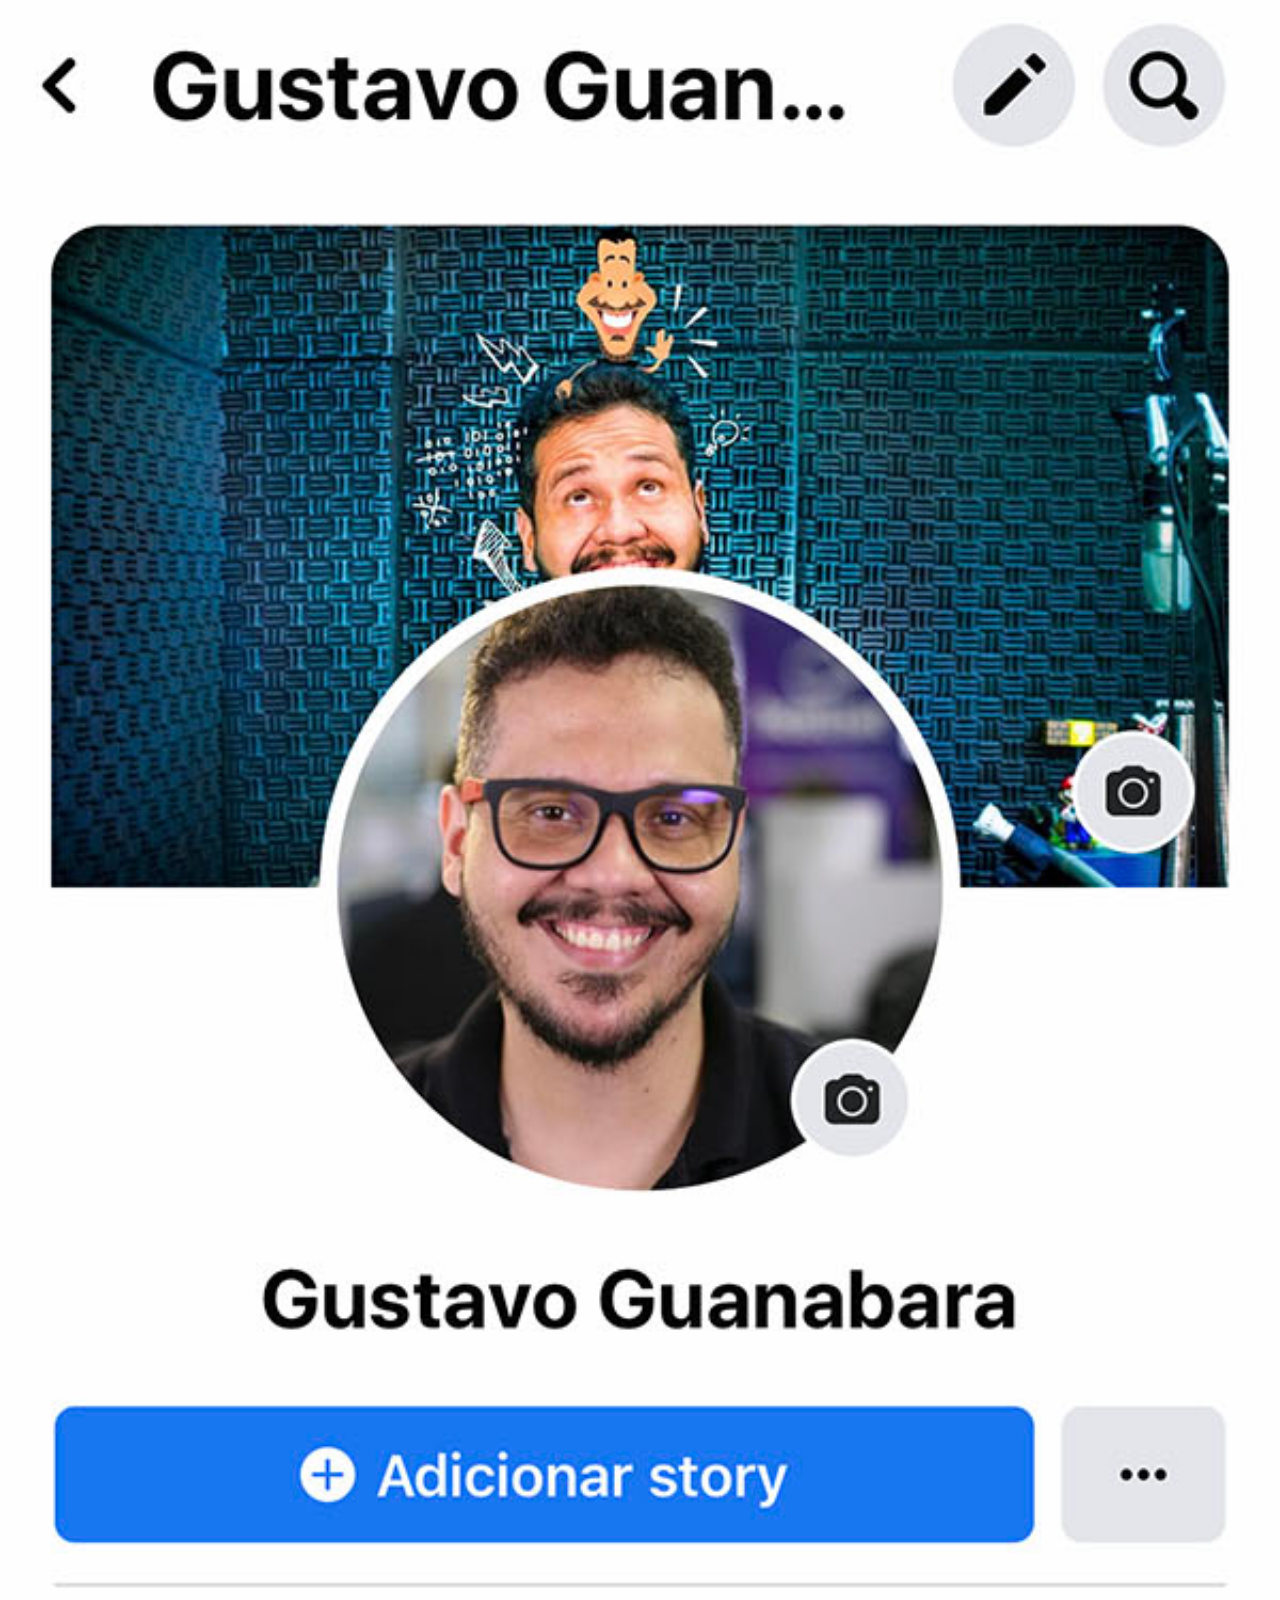
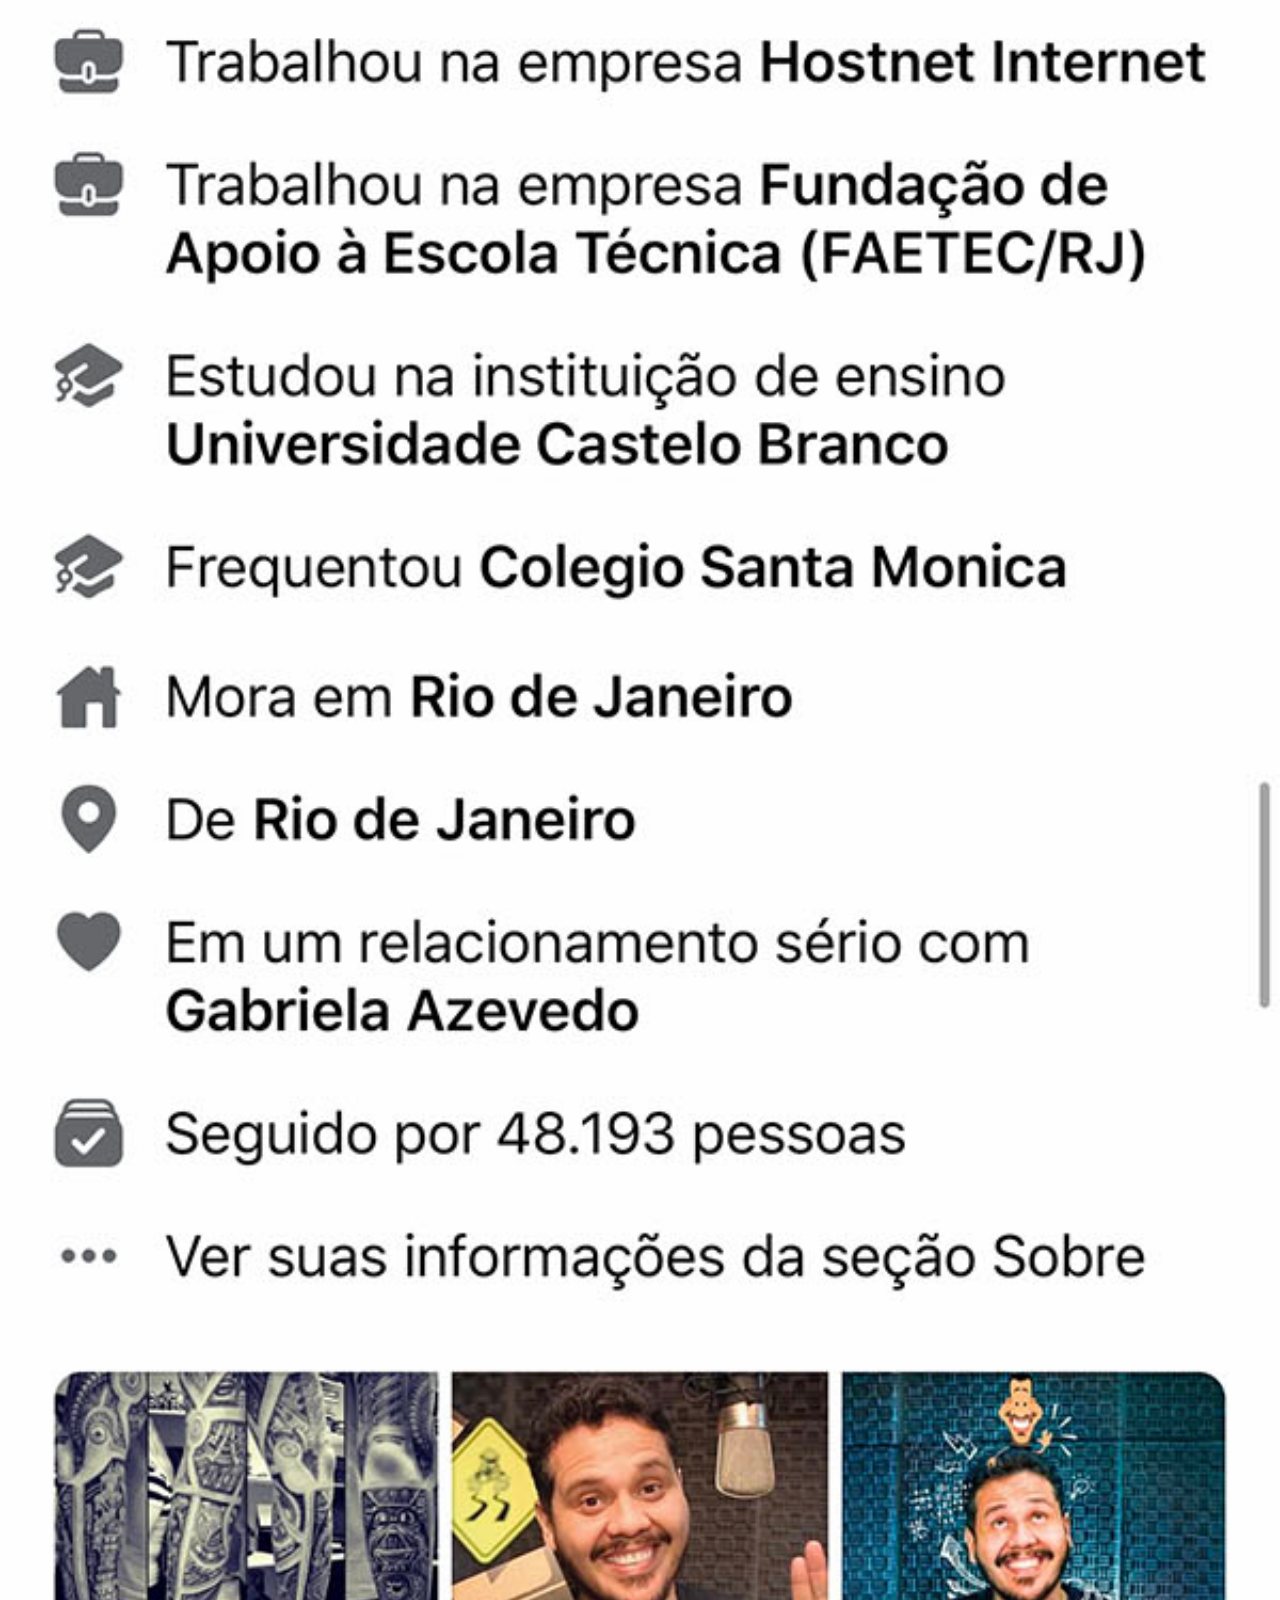
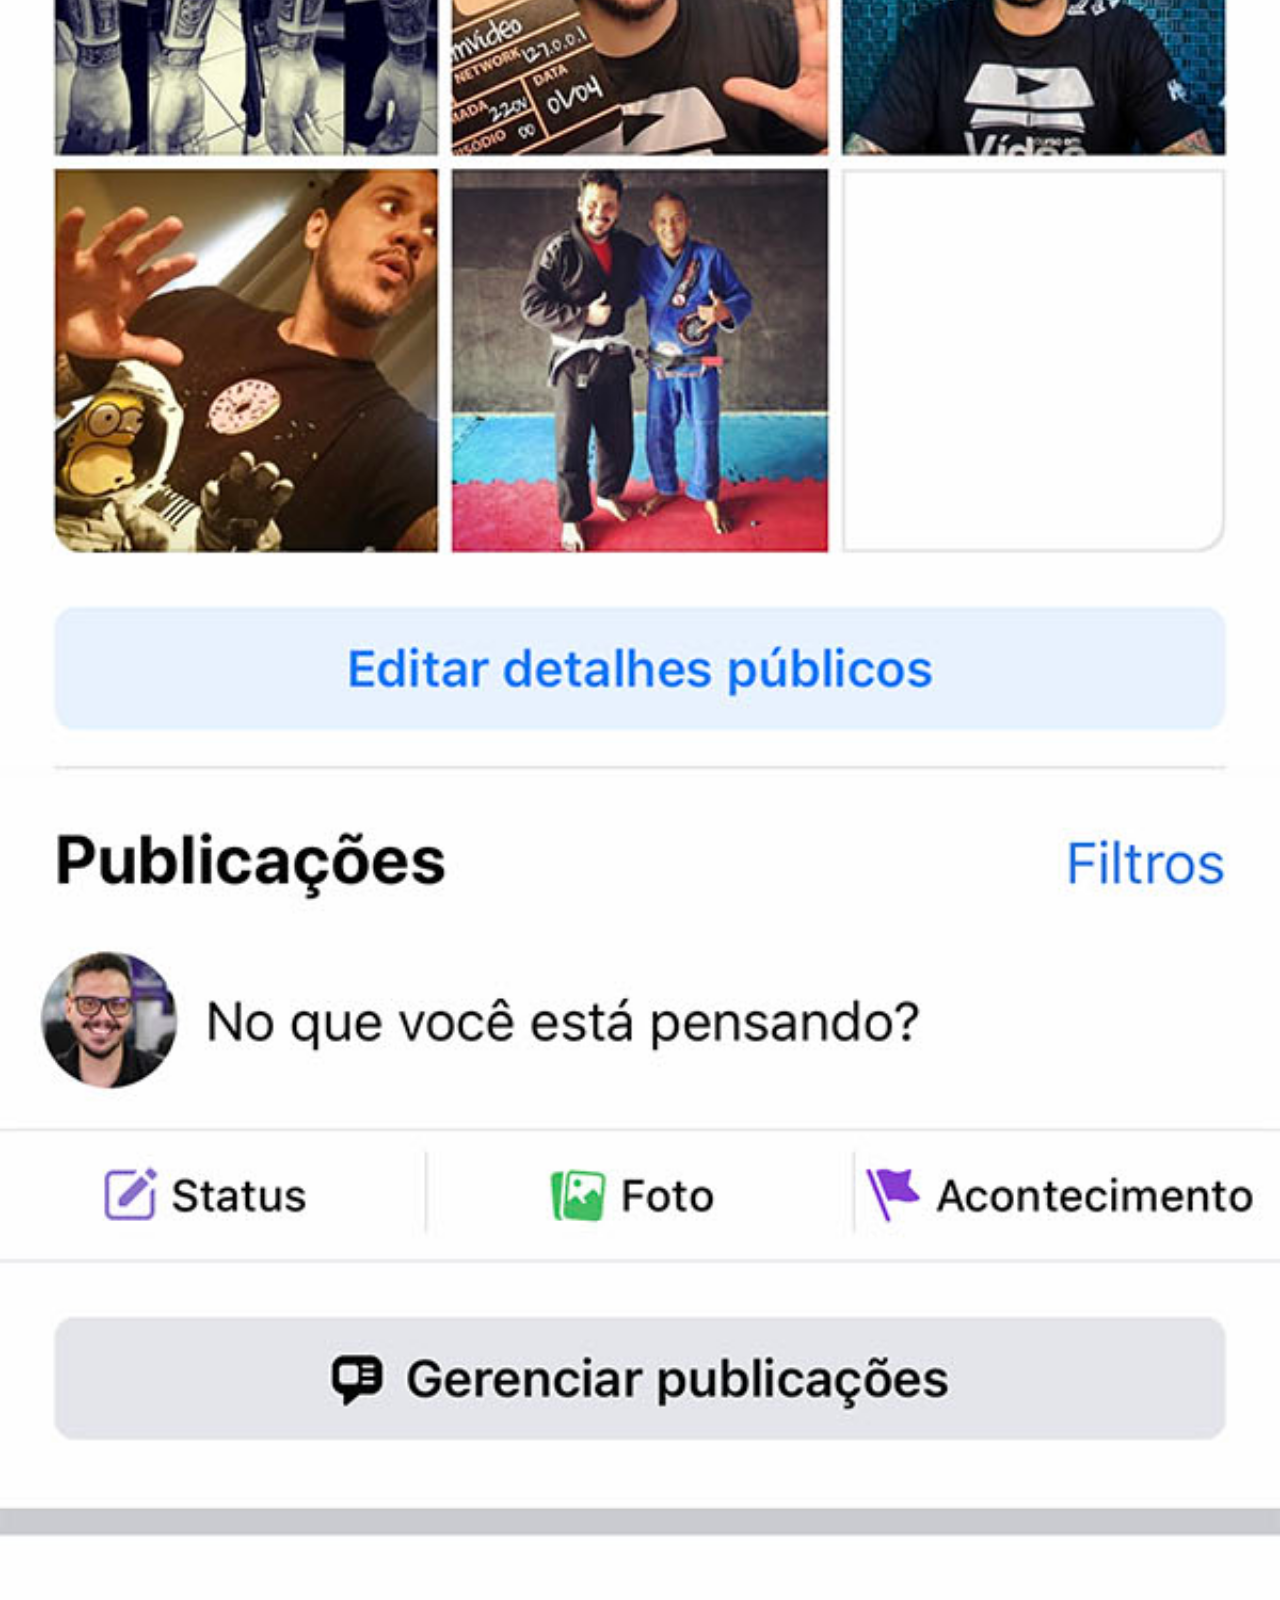
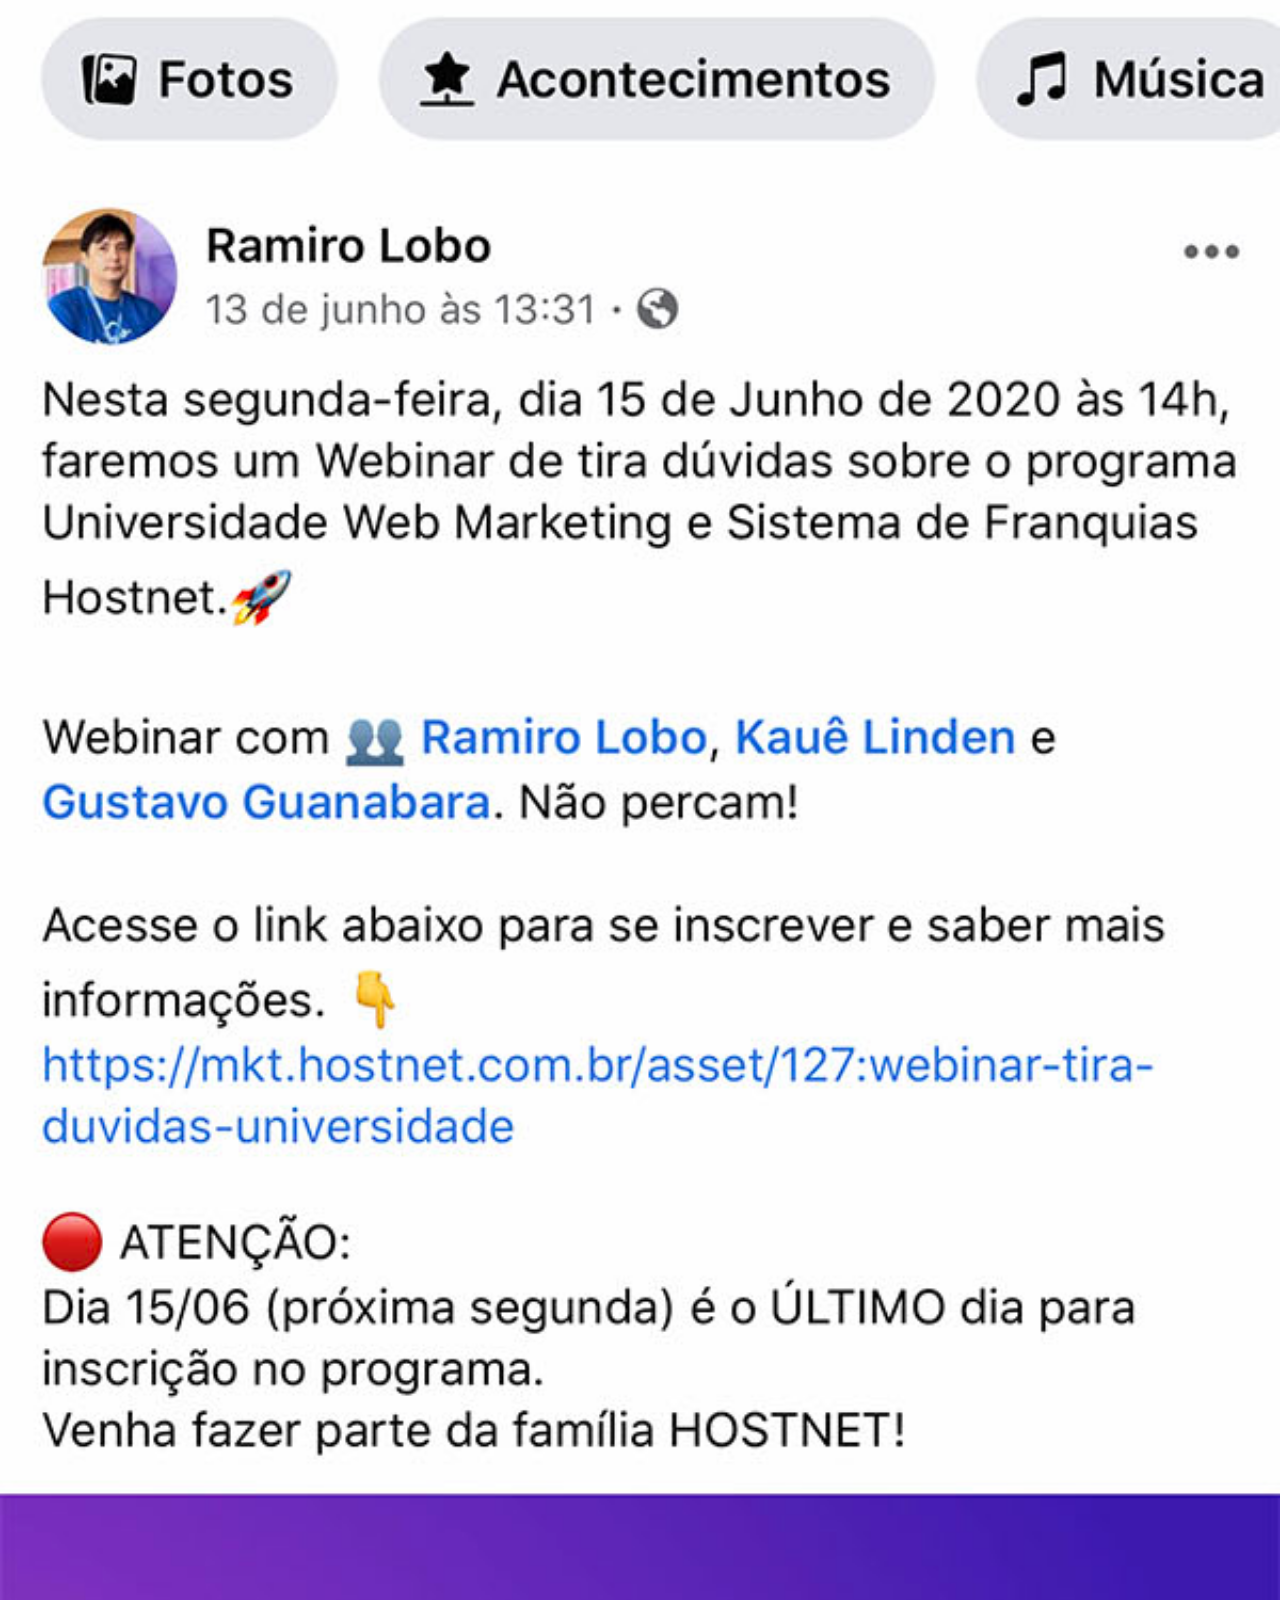
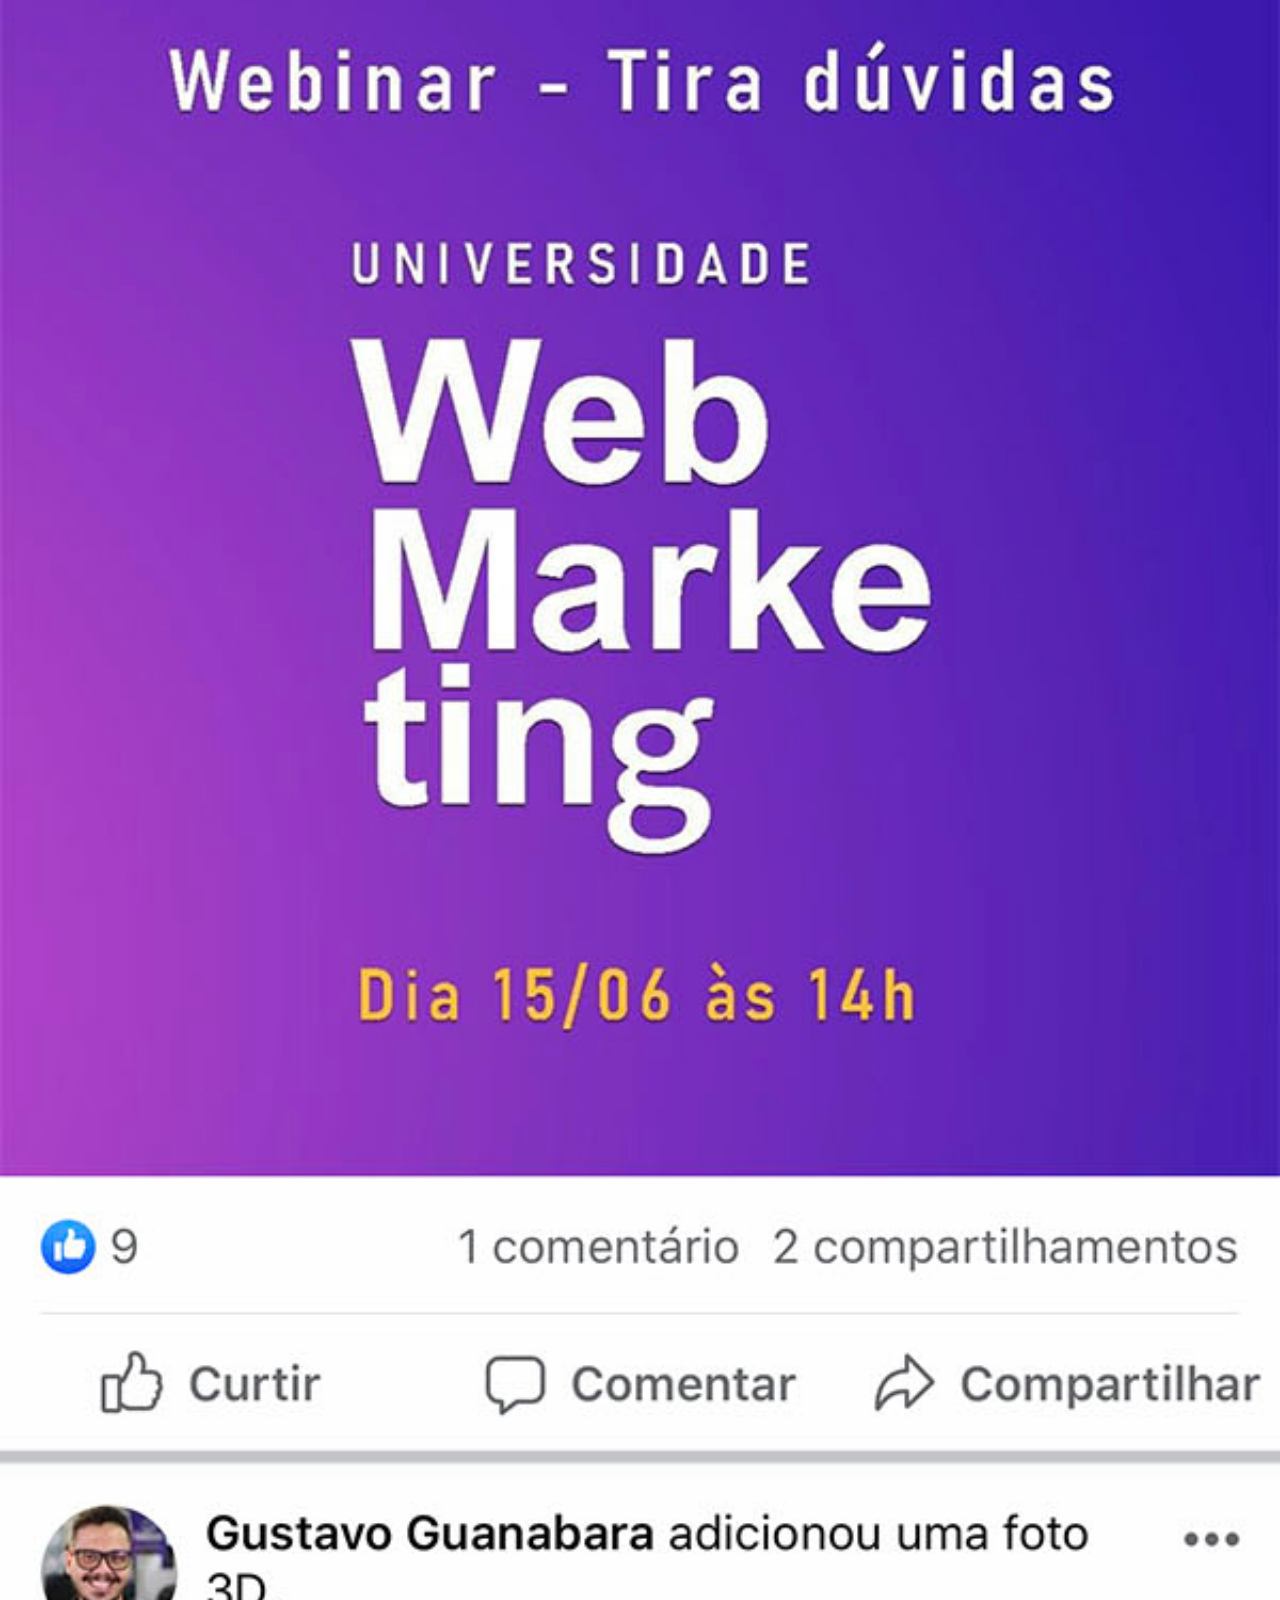
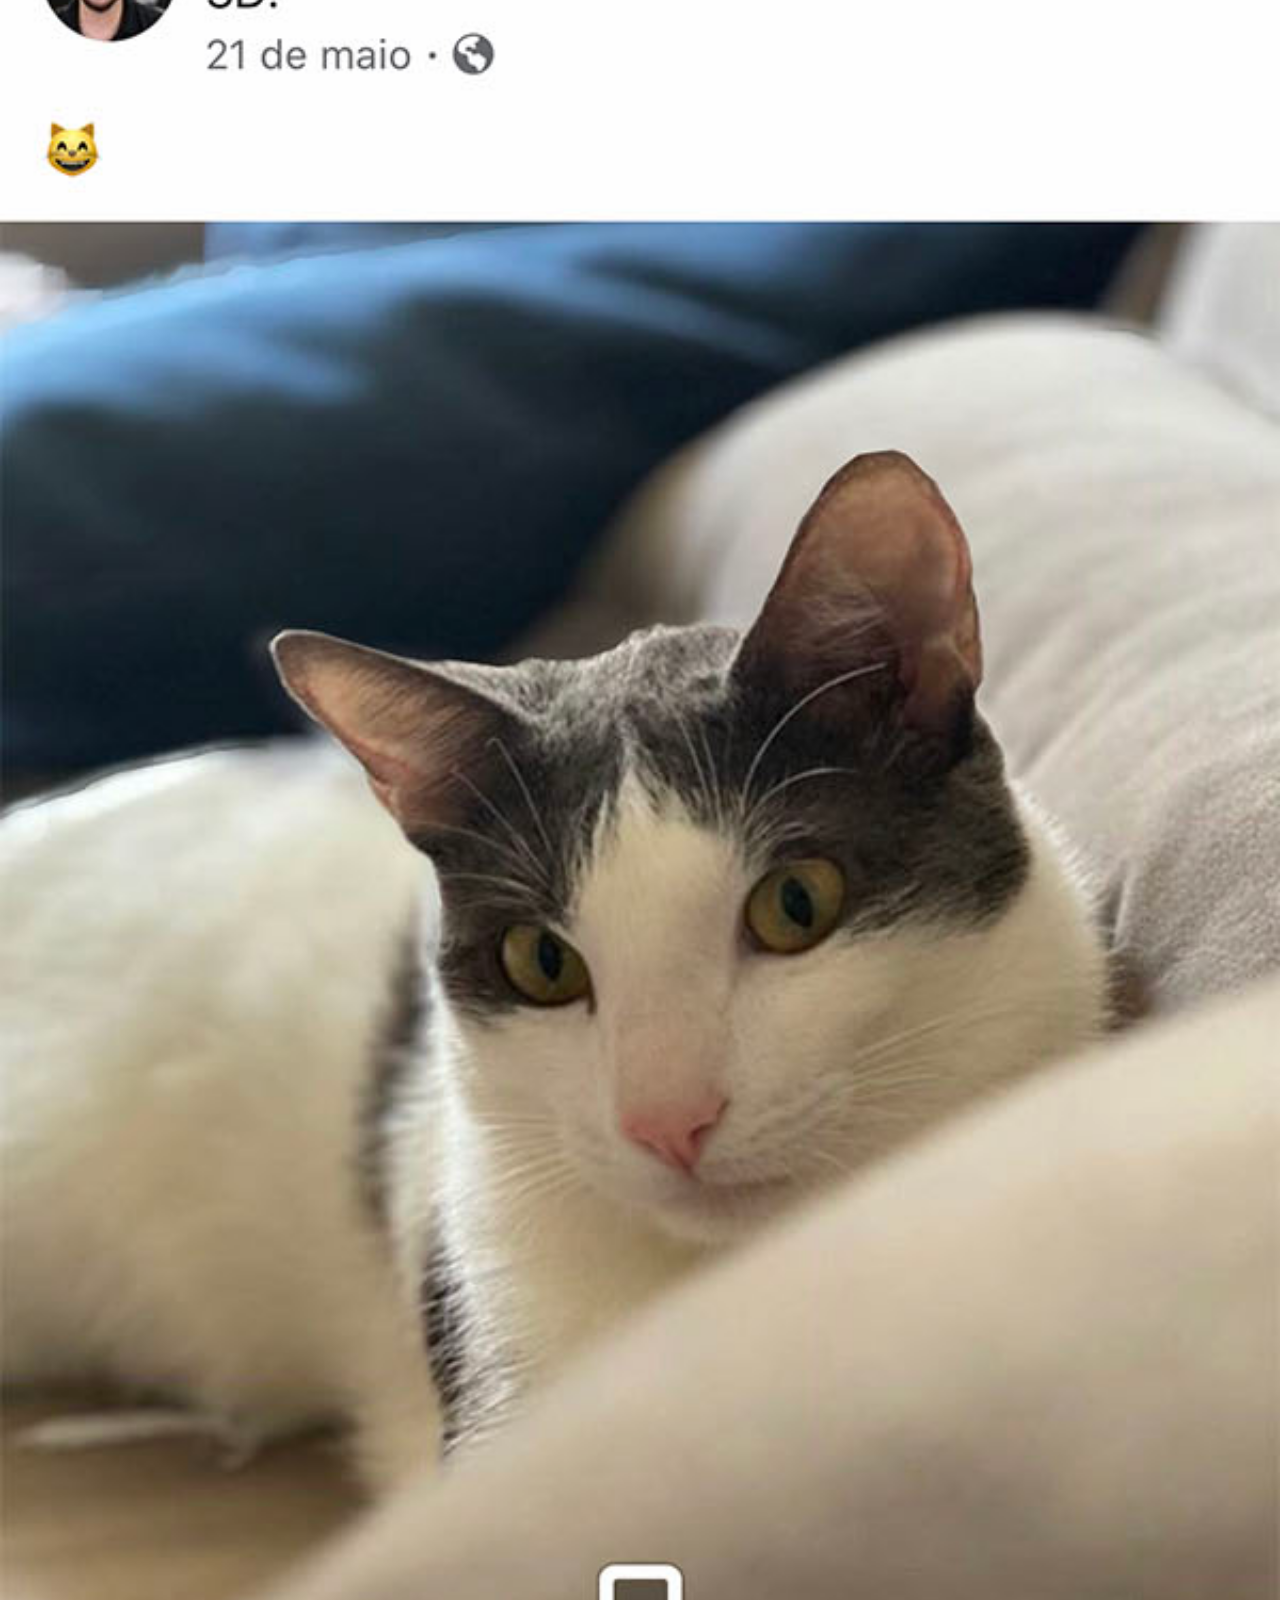
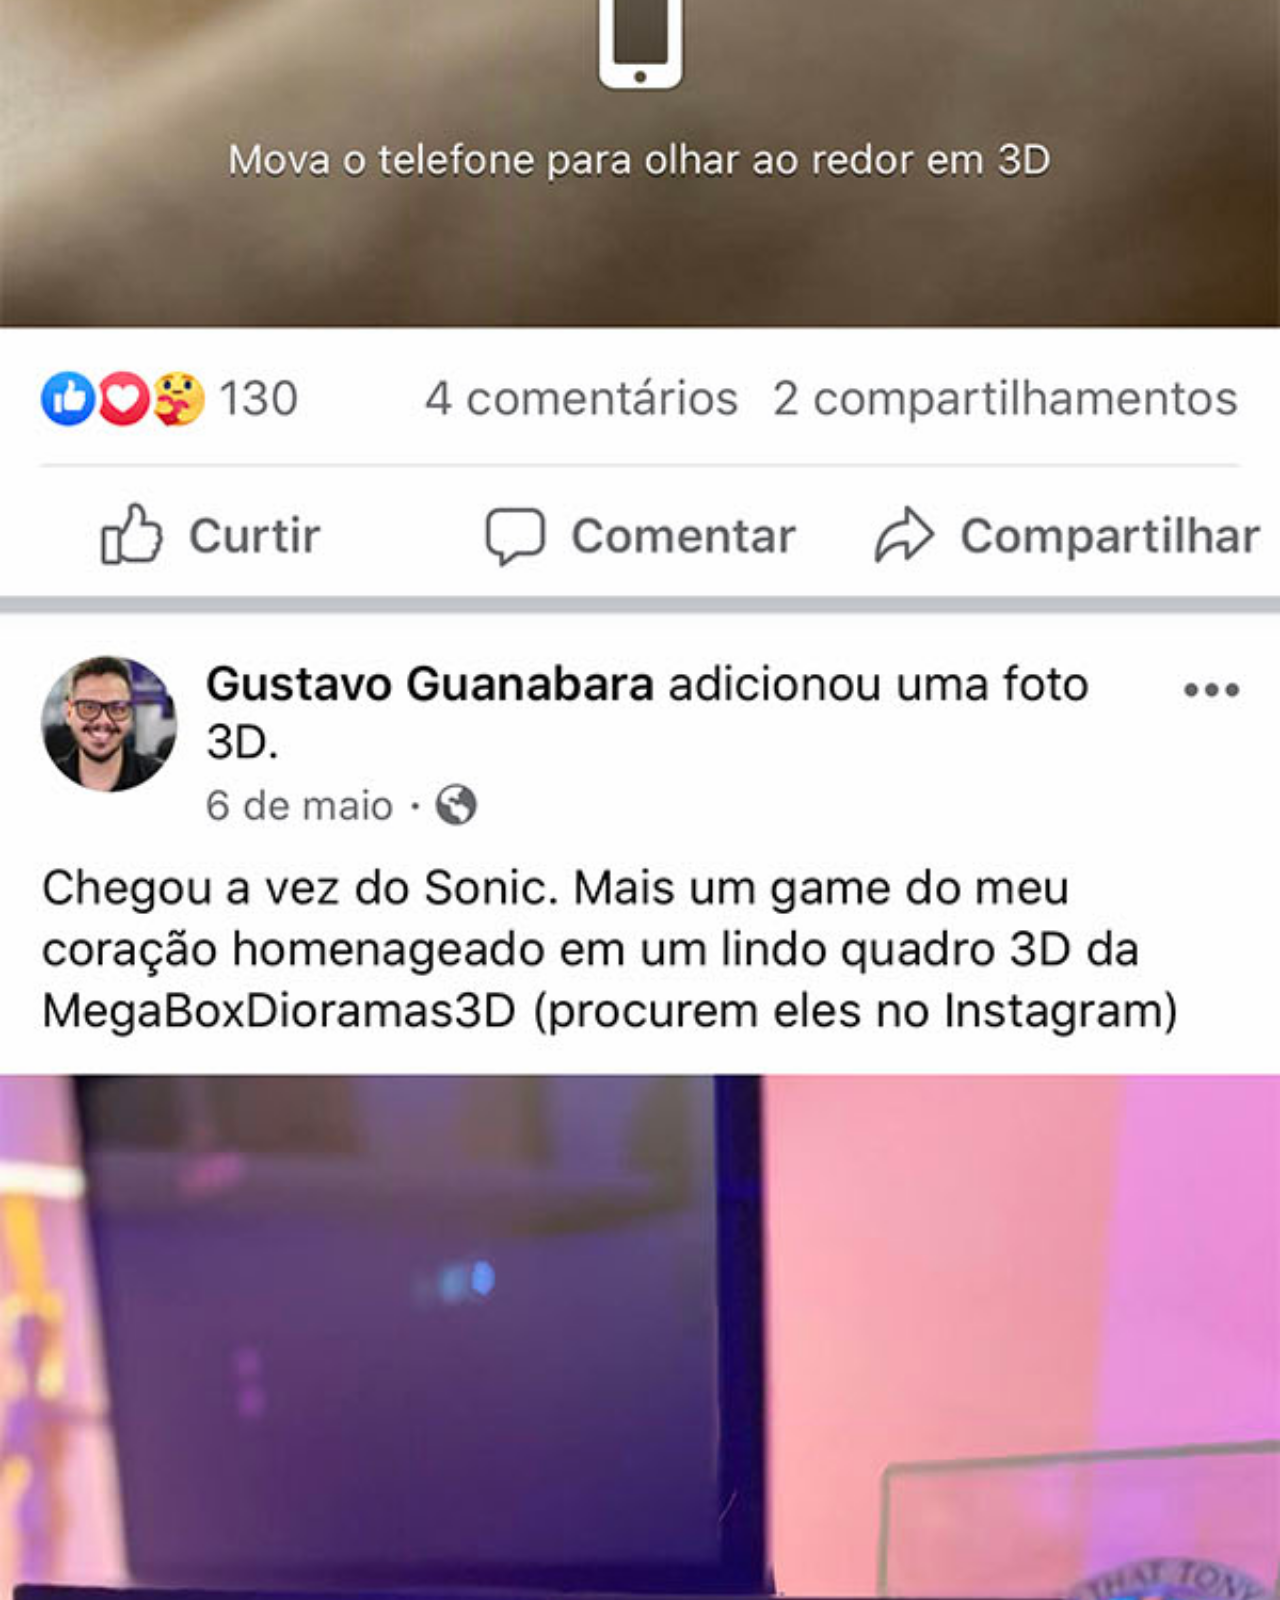
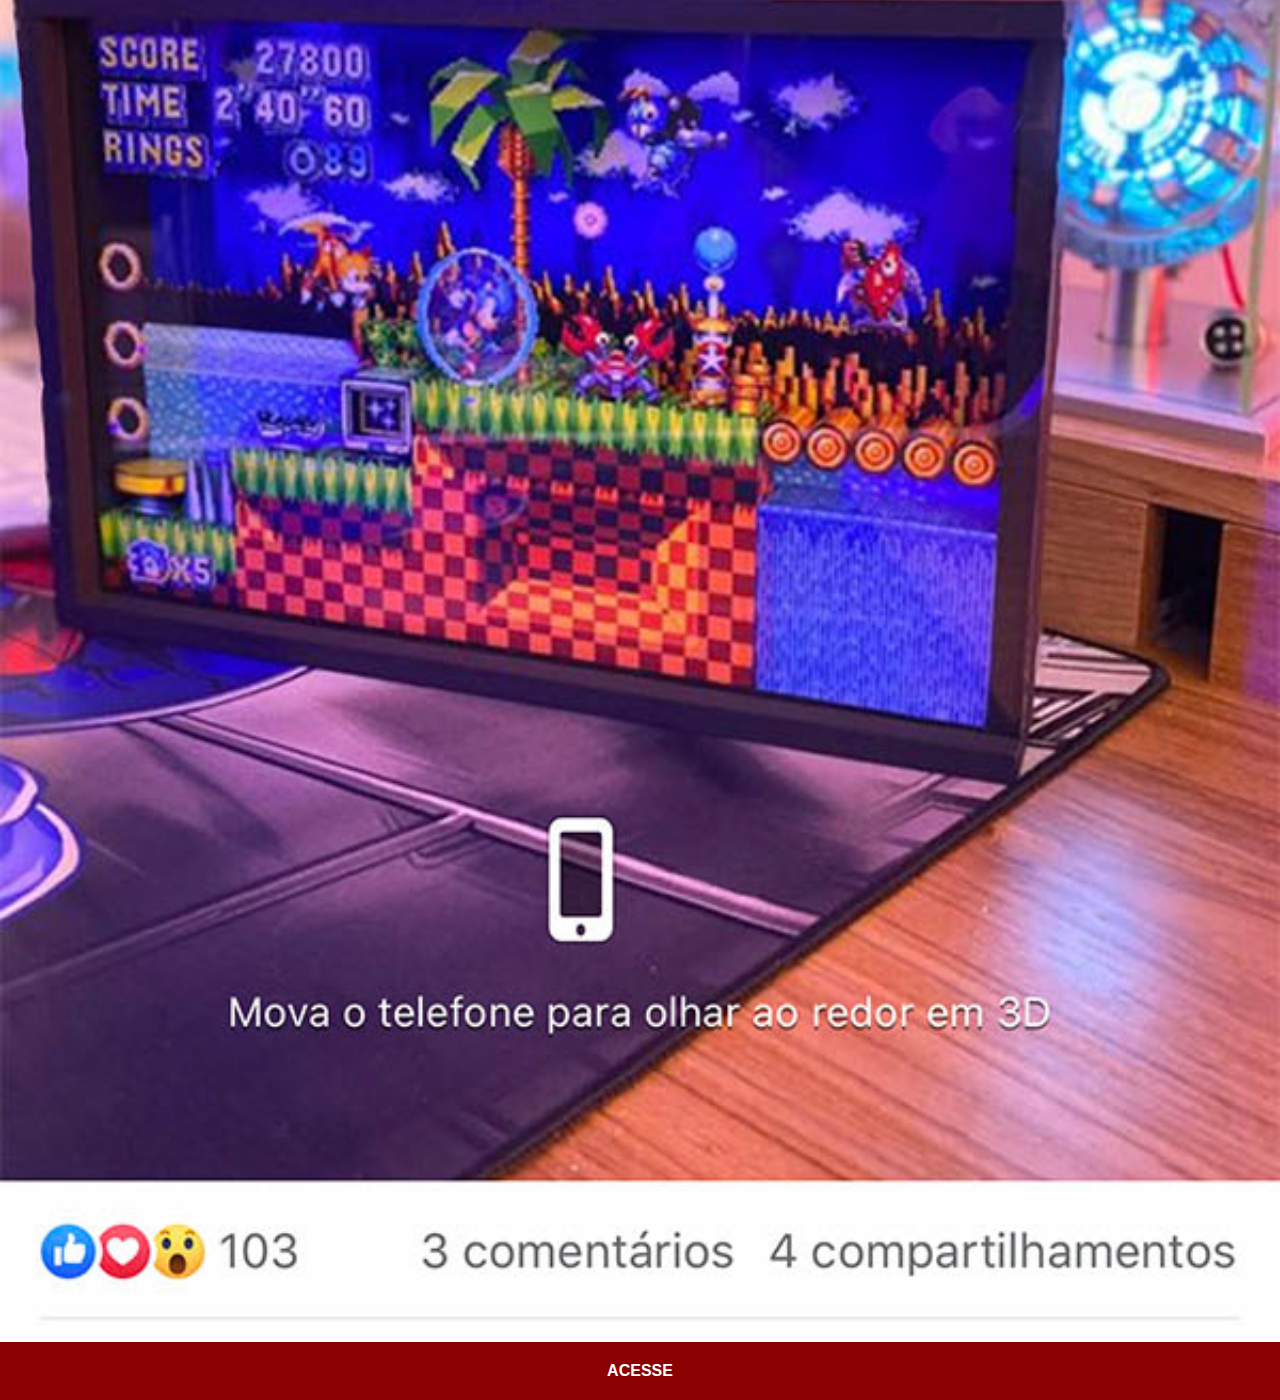
<file: face.html>
<!DOCTYPE html>
<html lang="pt-br">
<head>
    <meta charset="UTF-8">
    <meta name="viewport" content="width=device-width, initial-scale=1.0">
    <title>YouTube</title>
    <link rel="stylesheet" href="estilo/social.css">
</head>
<body>
    <img src="imagens/tela-facebook.jpg" alt="YouTube">
    <a href="http://www.facebook.com" target="_blank" >ACESSE</a>
</body>
</html>
</file>
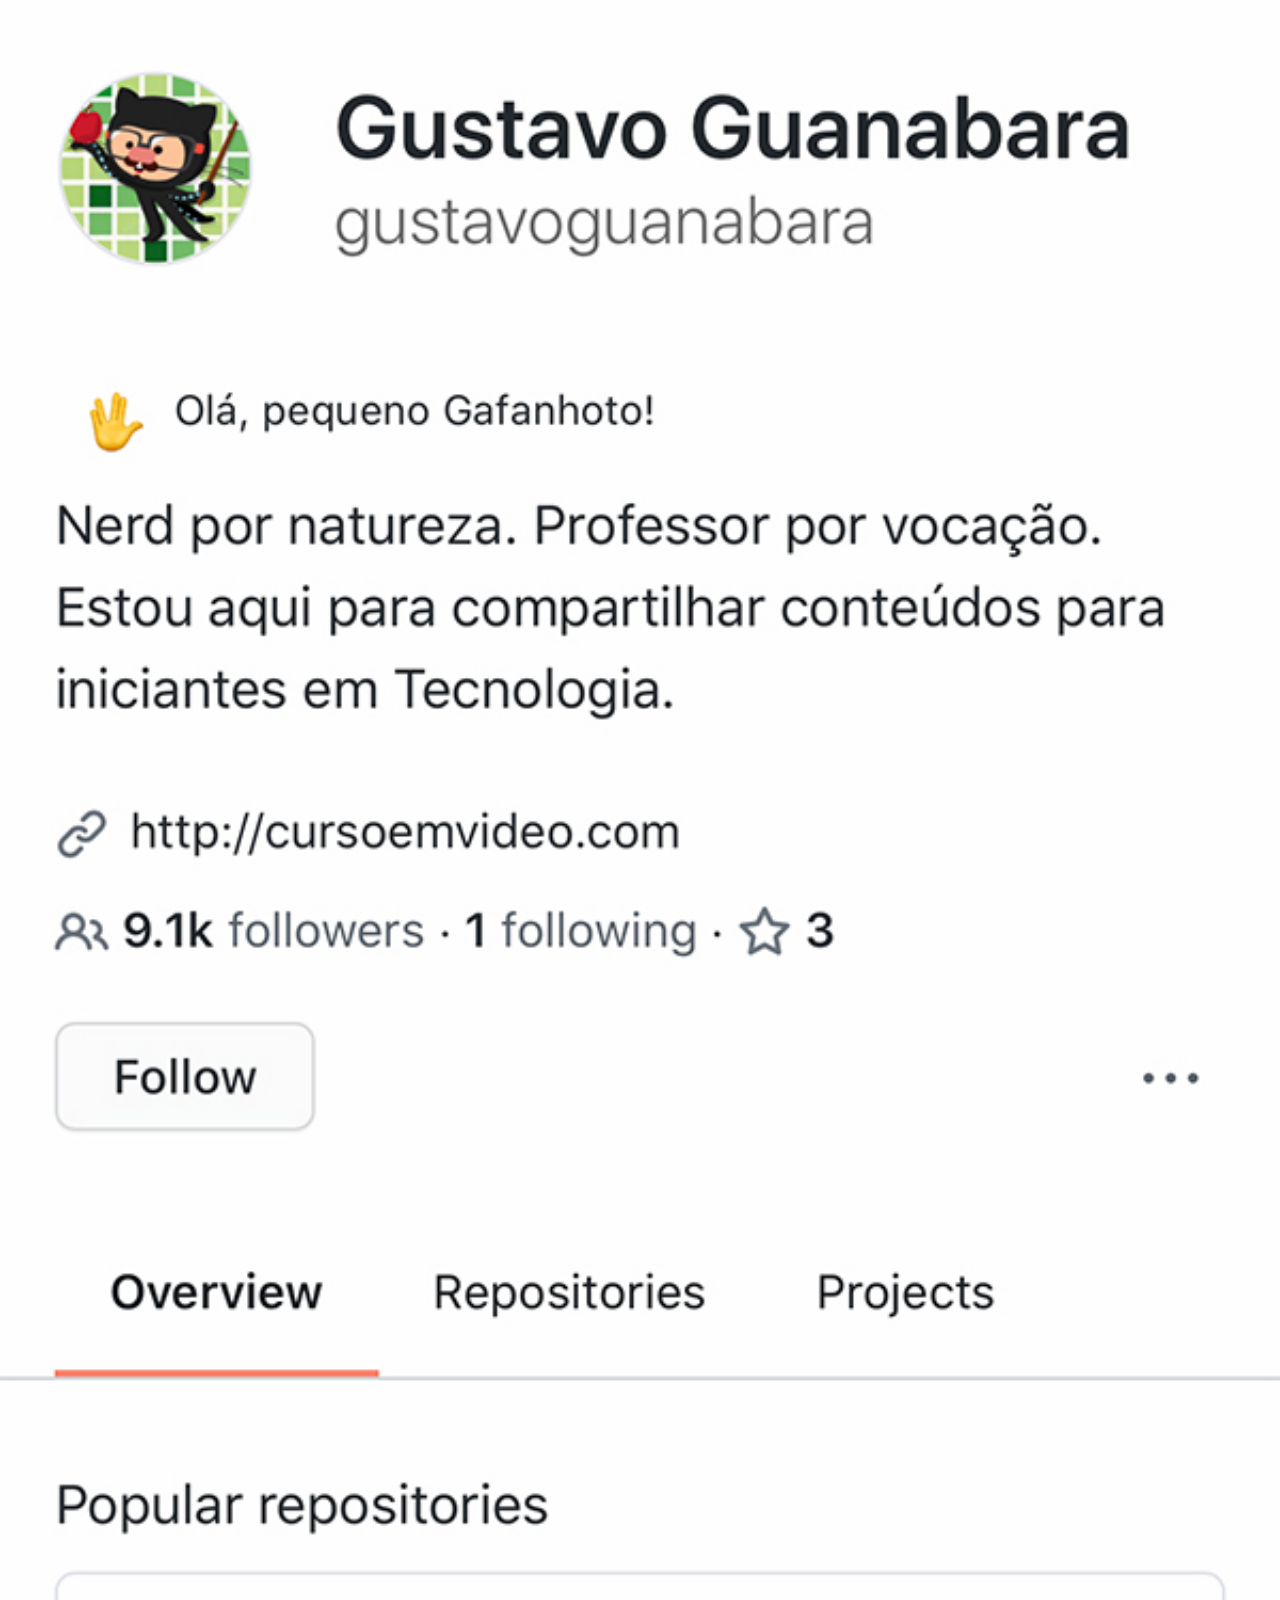
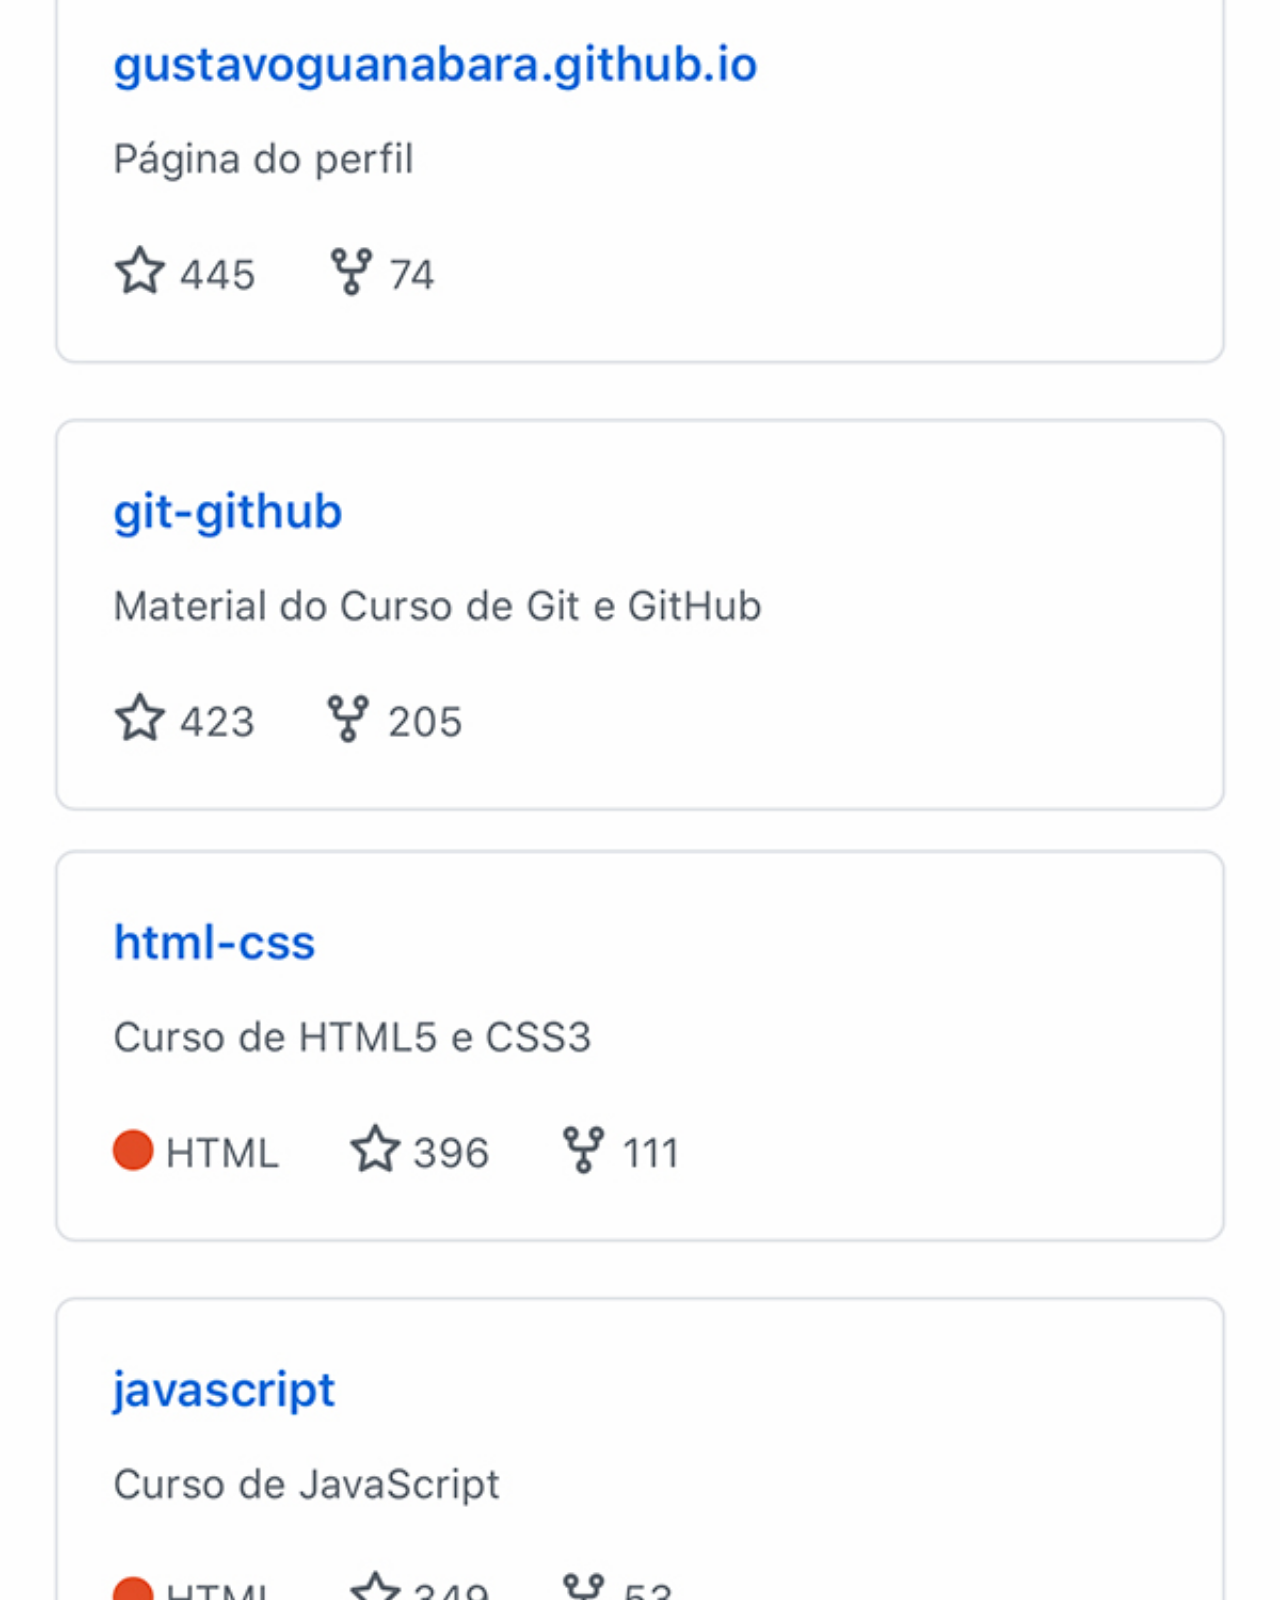
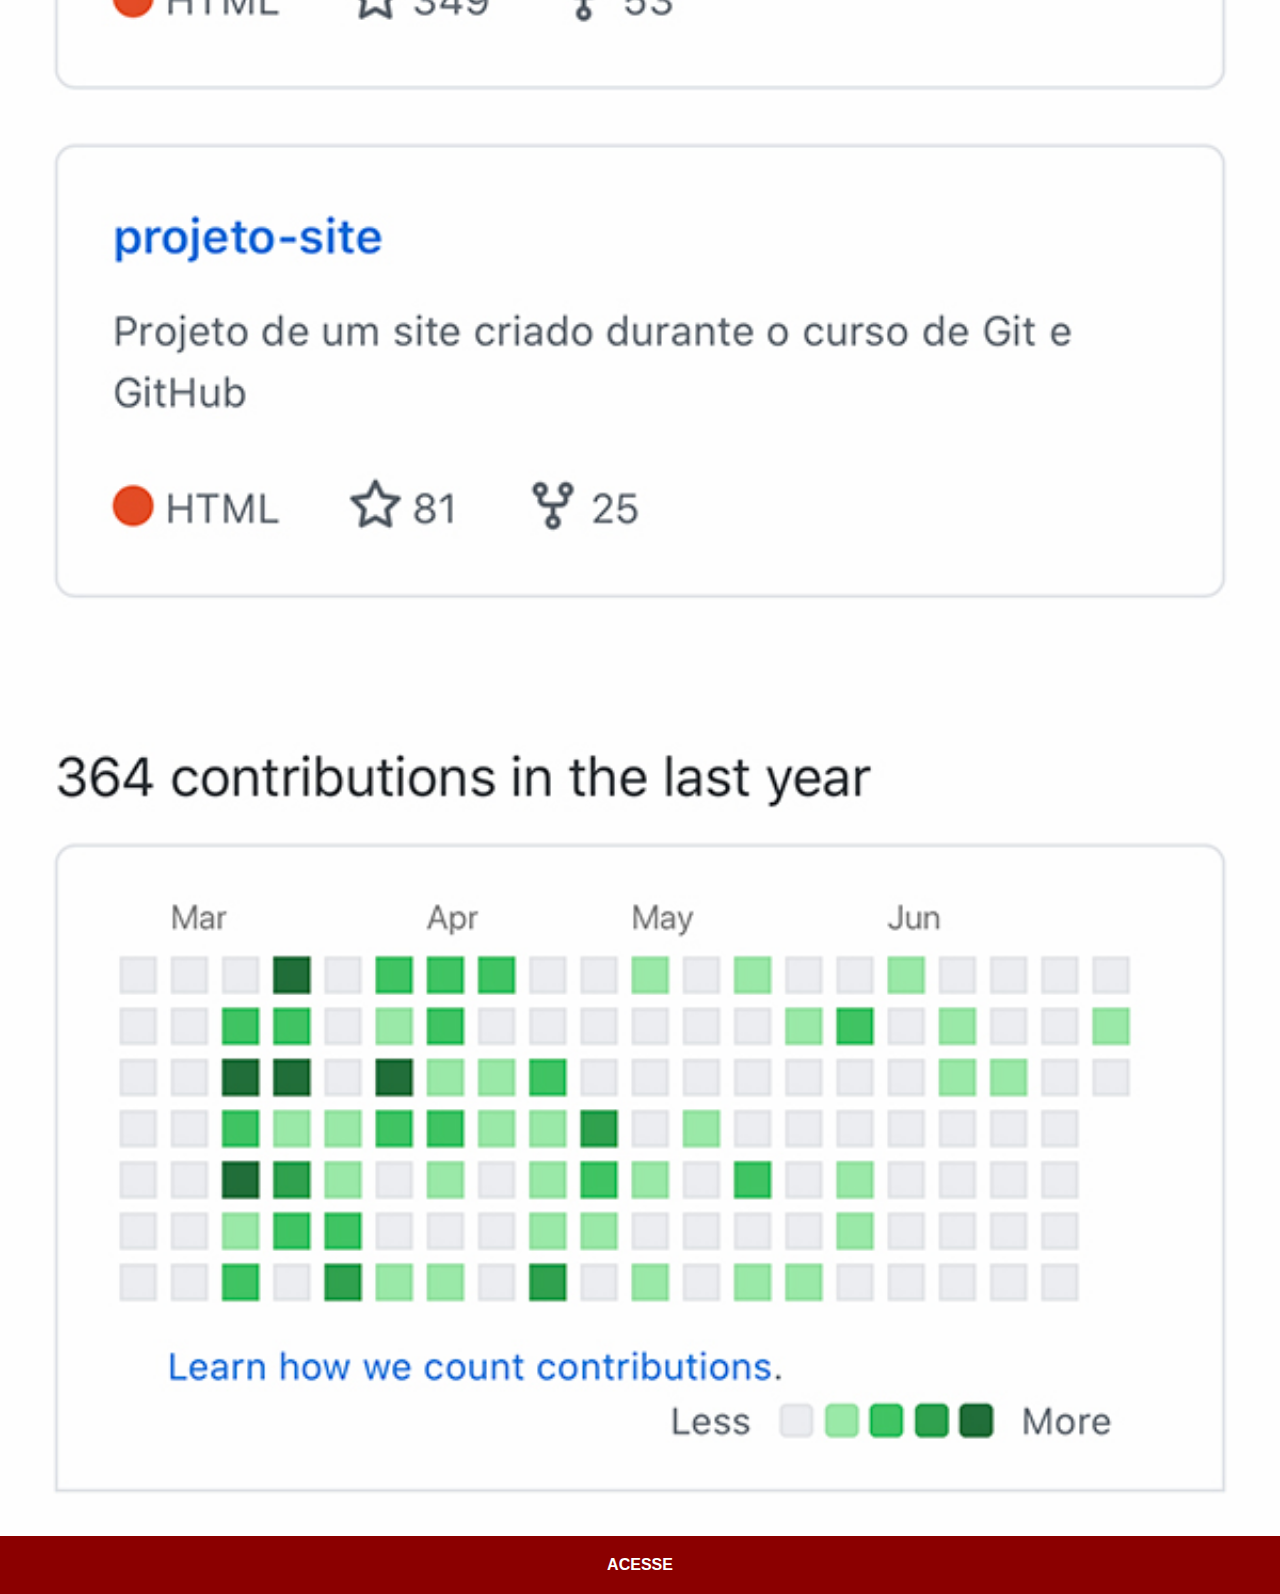
<file: GITHUB.html>
<!DOCTYPE html>
<html lang="pt-br">
<head>
    <meta charset="UTF-8">
    <meta name="viewport" content="width=device-width, initial-scale=1.0">
    <title>YouTube</title>
    <link rel="stylesheet" href="estilo/social.css">
</head>
<body>
    <img src="imagens/tela-github.jpg" alt="GitHub">
    <a href="http://github.io" target="_blank" >ACESSE</a>
</body>
</html>
</file>
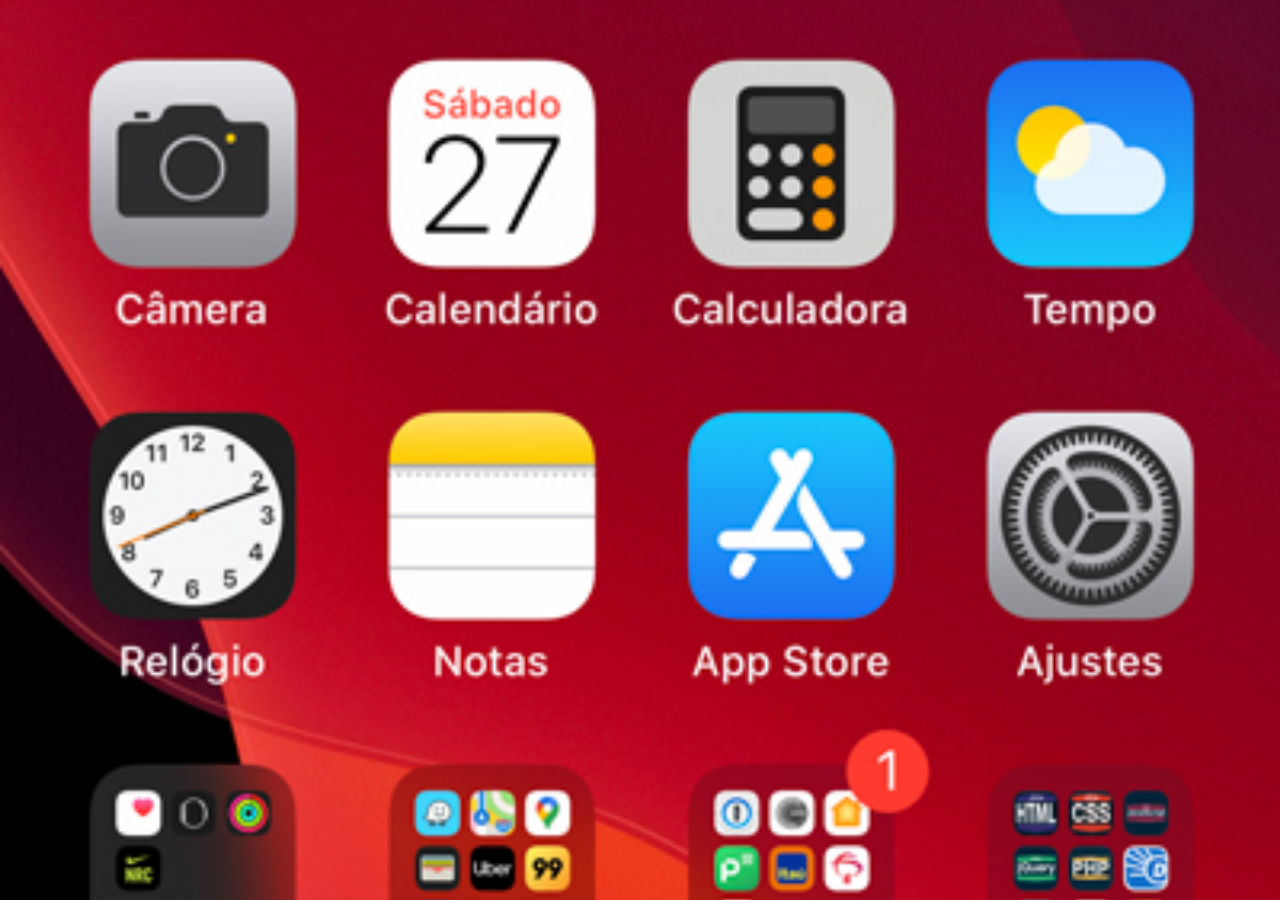
<file: home.html>
<!DOCTYPE html>
<html lang="pt-br">
<head>
    <meta charset="UTF-8">
    <meta name="viewport" content="width=device-width, initial-scale=1.0">
    <title>home</title>
    <style>
        * {
            margin: 0px;
            padding: 0px;
        }

        body{
            height: 100vh;
            width: 100vw;
            background: black url('imagens/tela-home.jpg') no-repeat top center;
            background-size: cover;
        }
    </style>
</head>
<body>
    
</body>
</html>
</file>
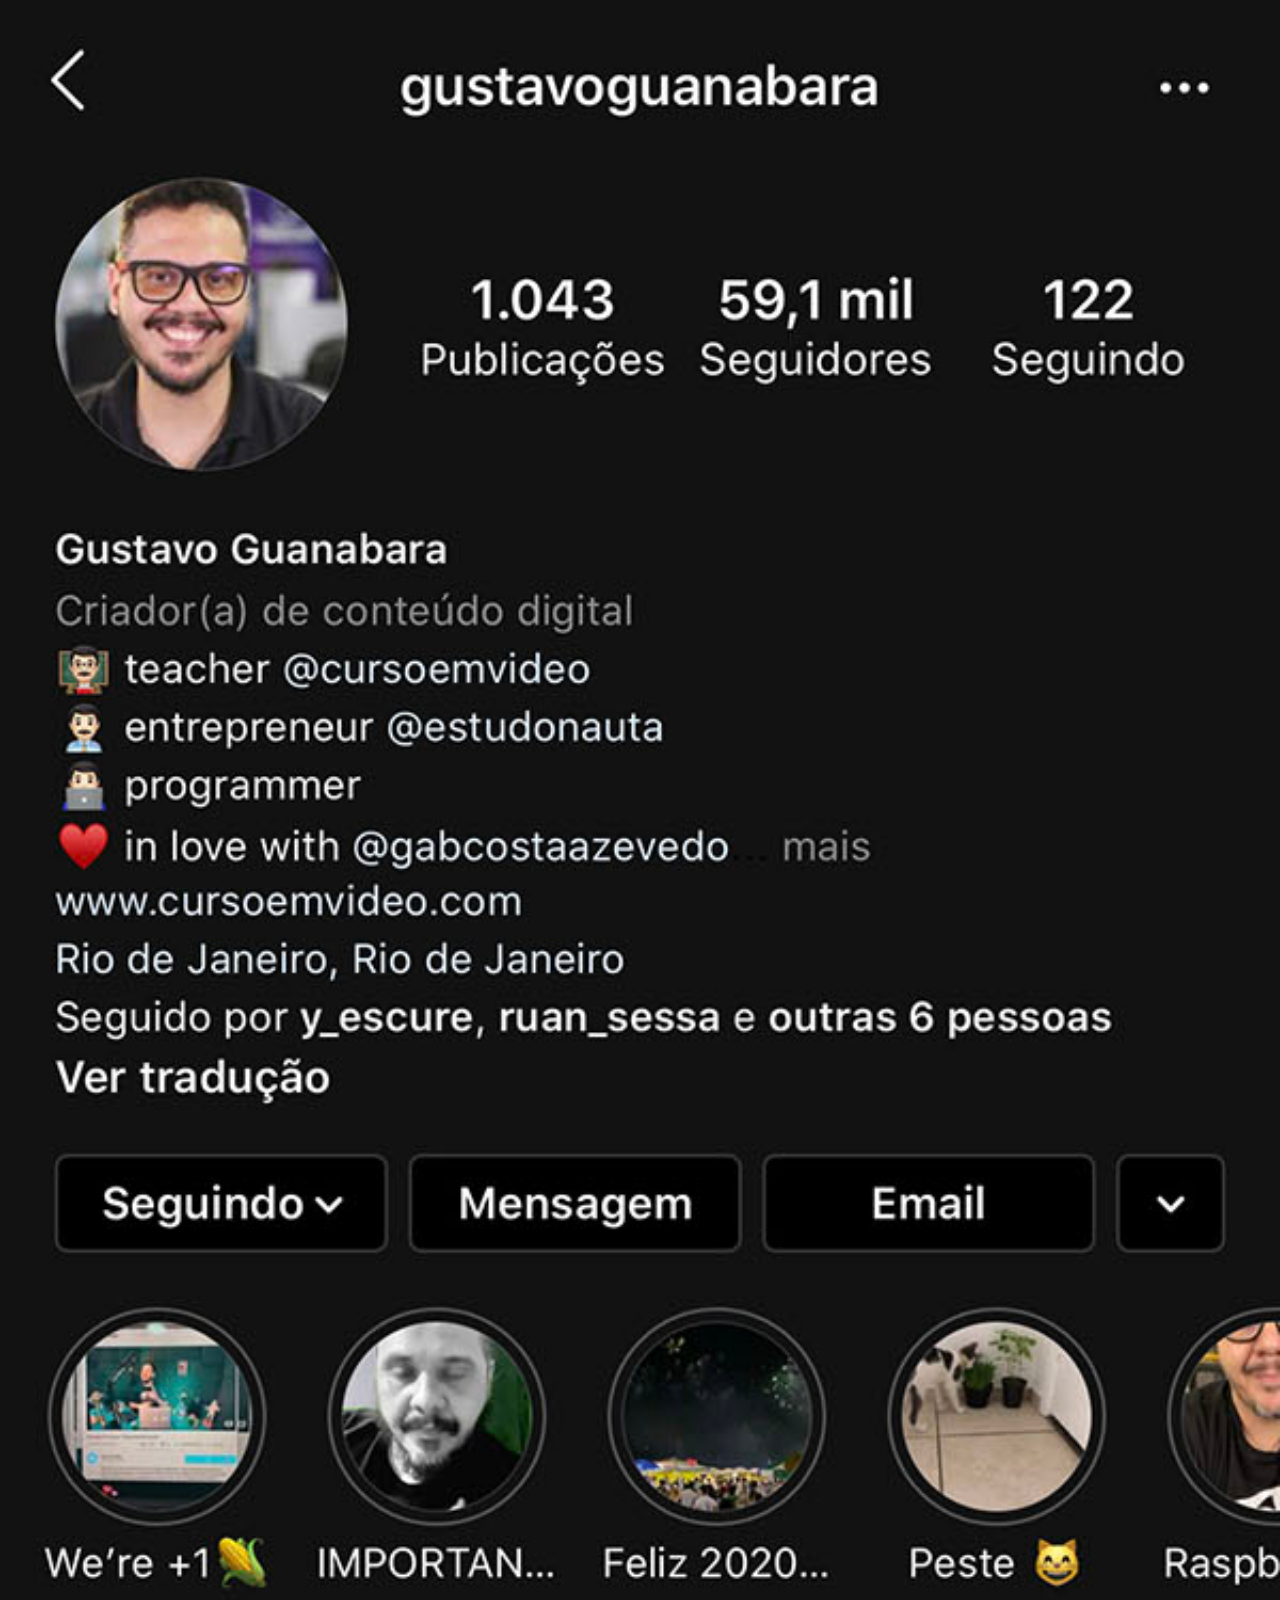
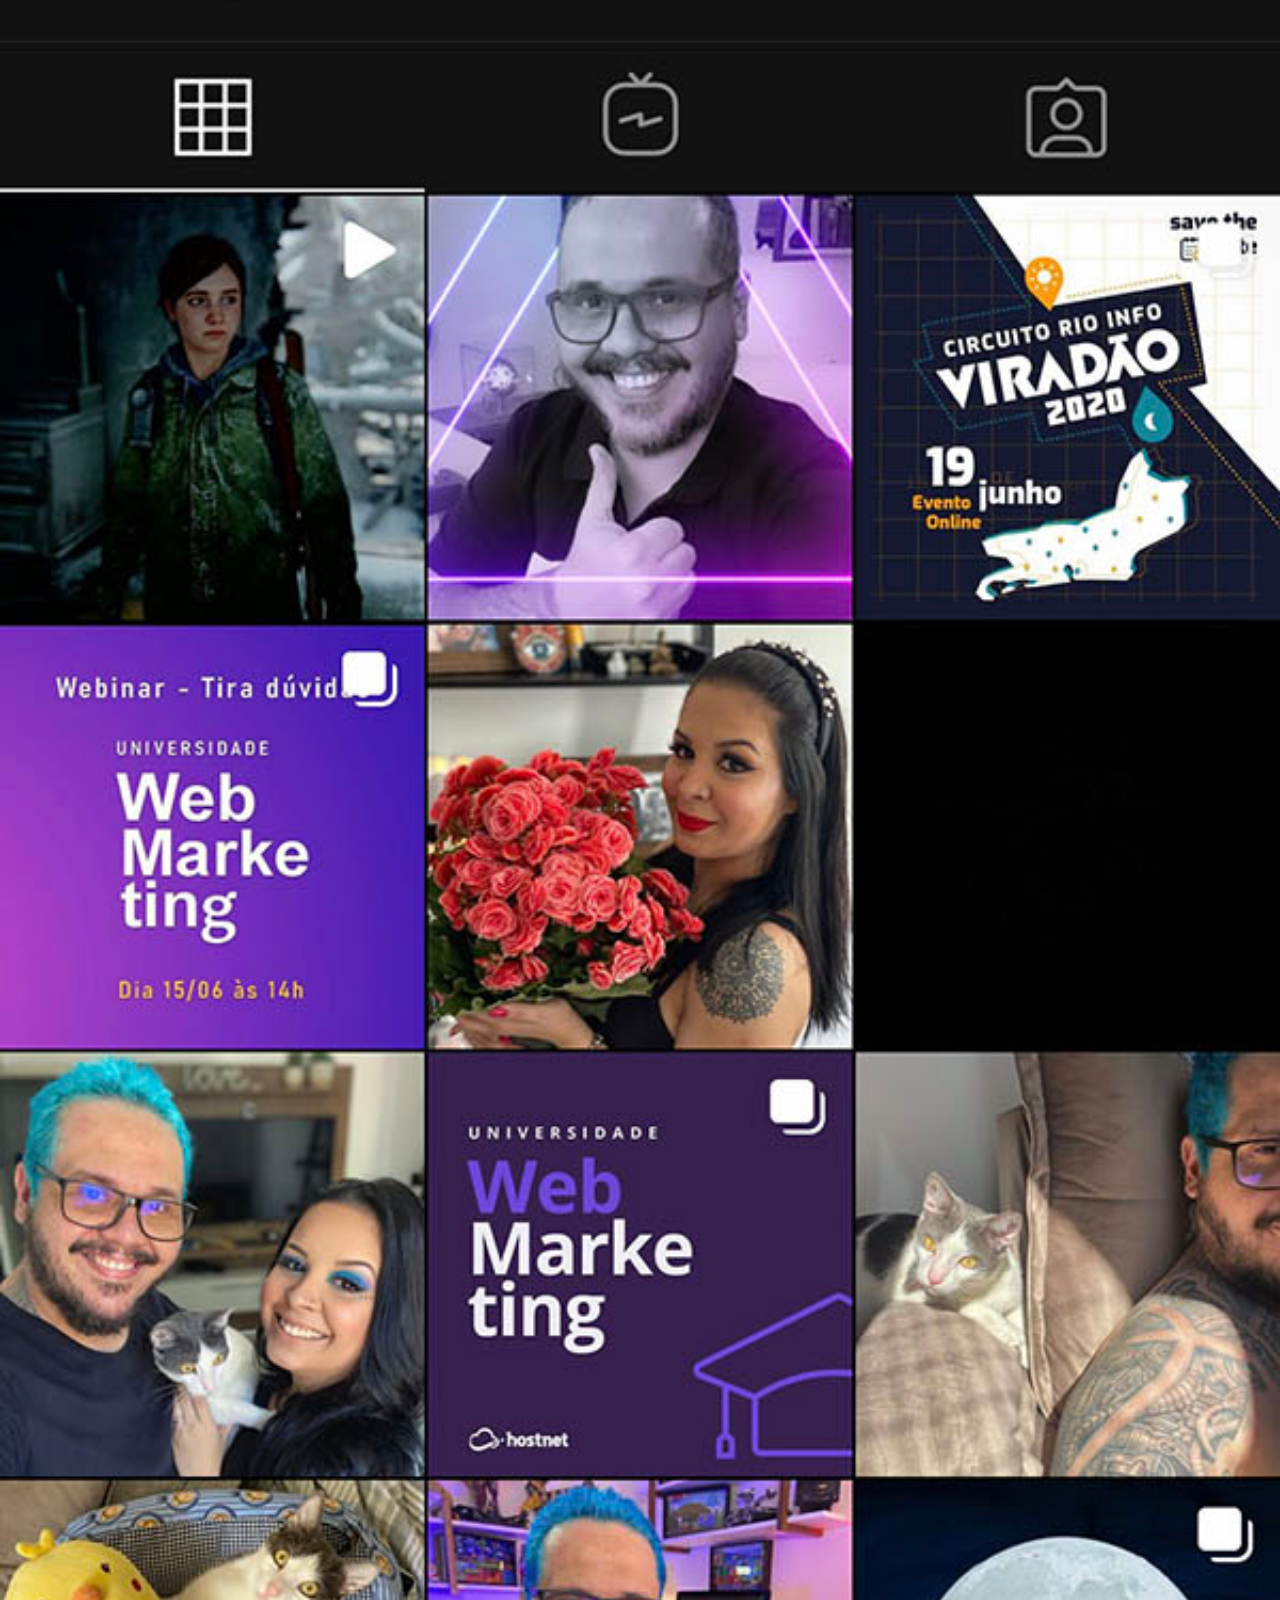
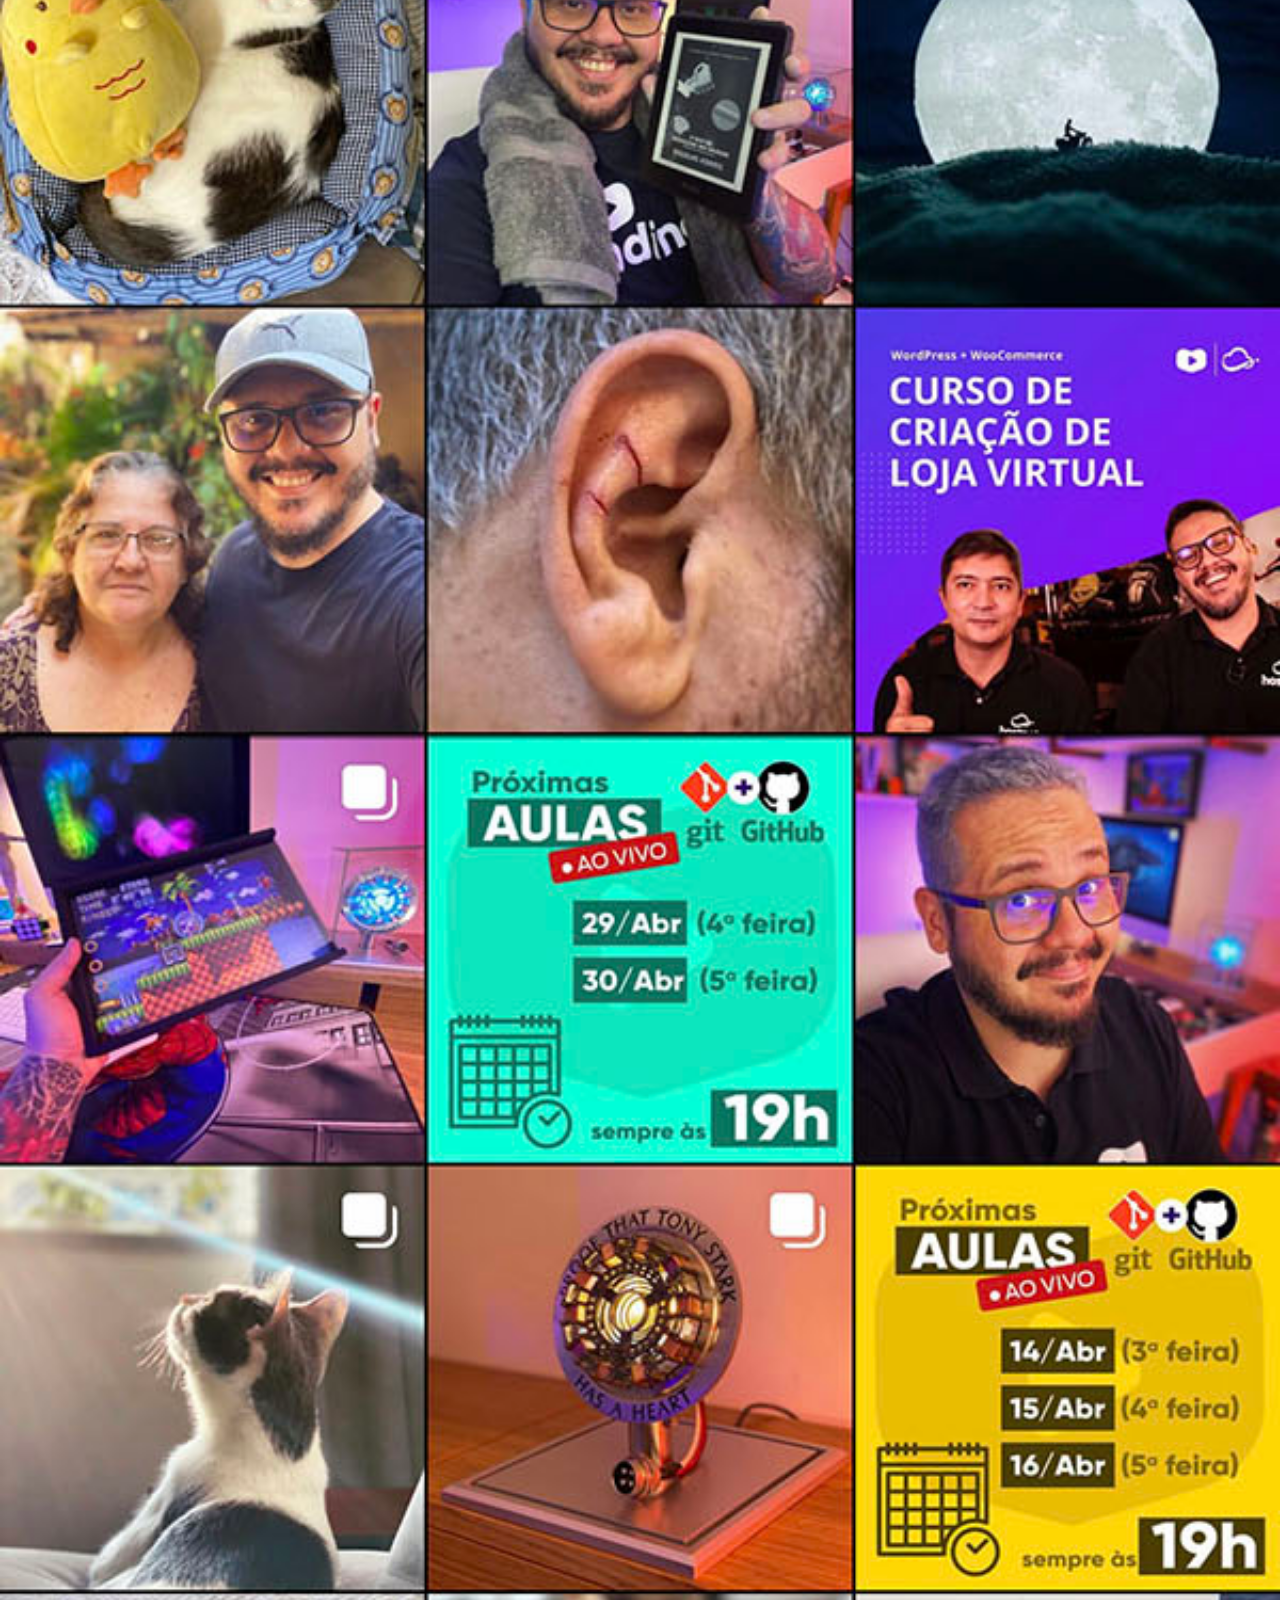
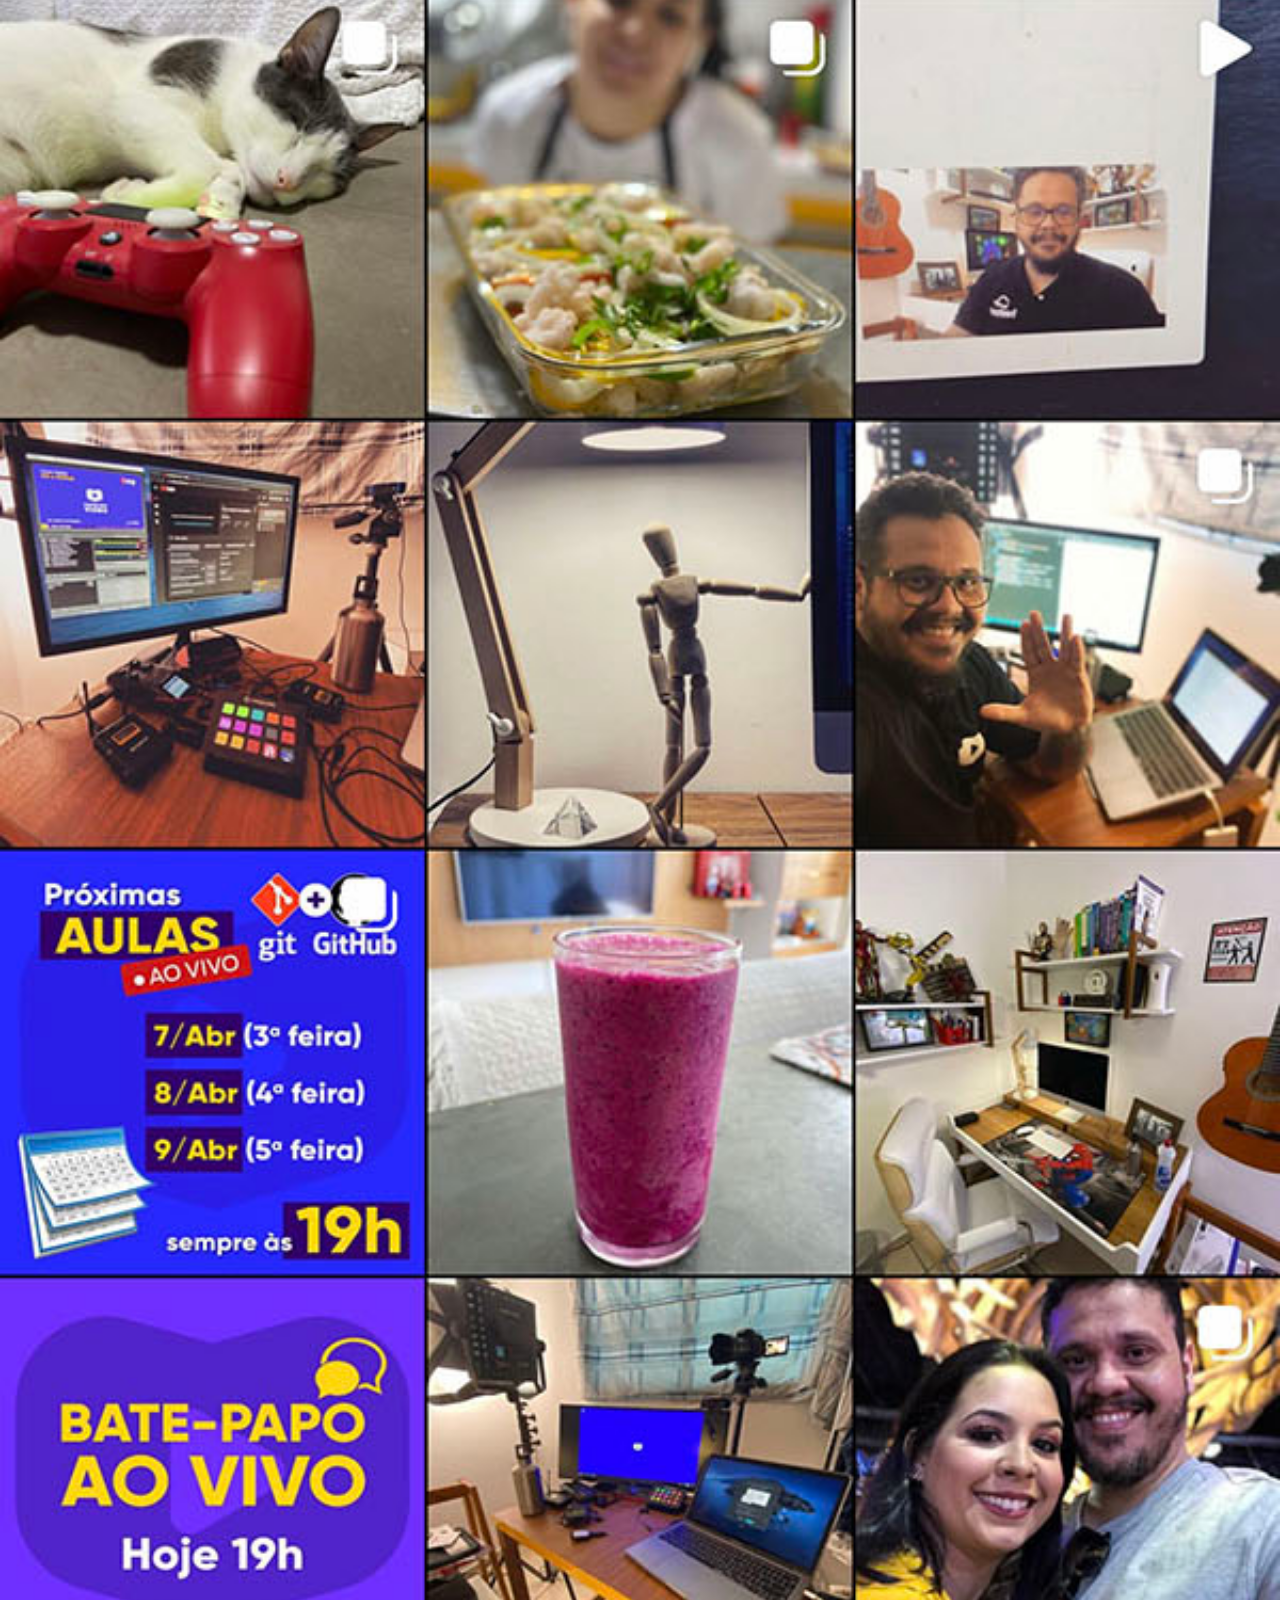
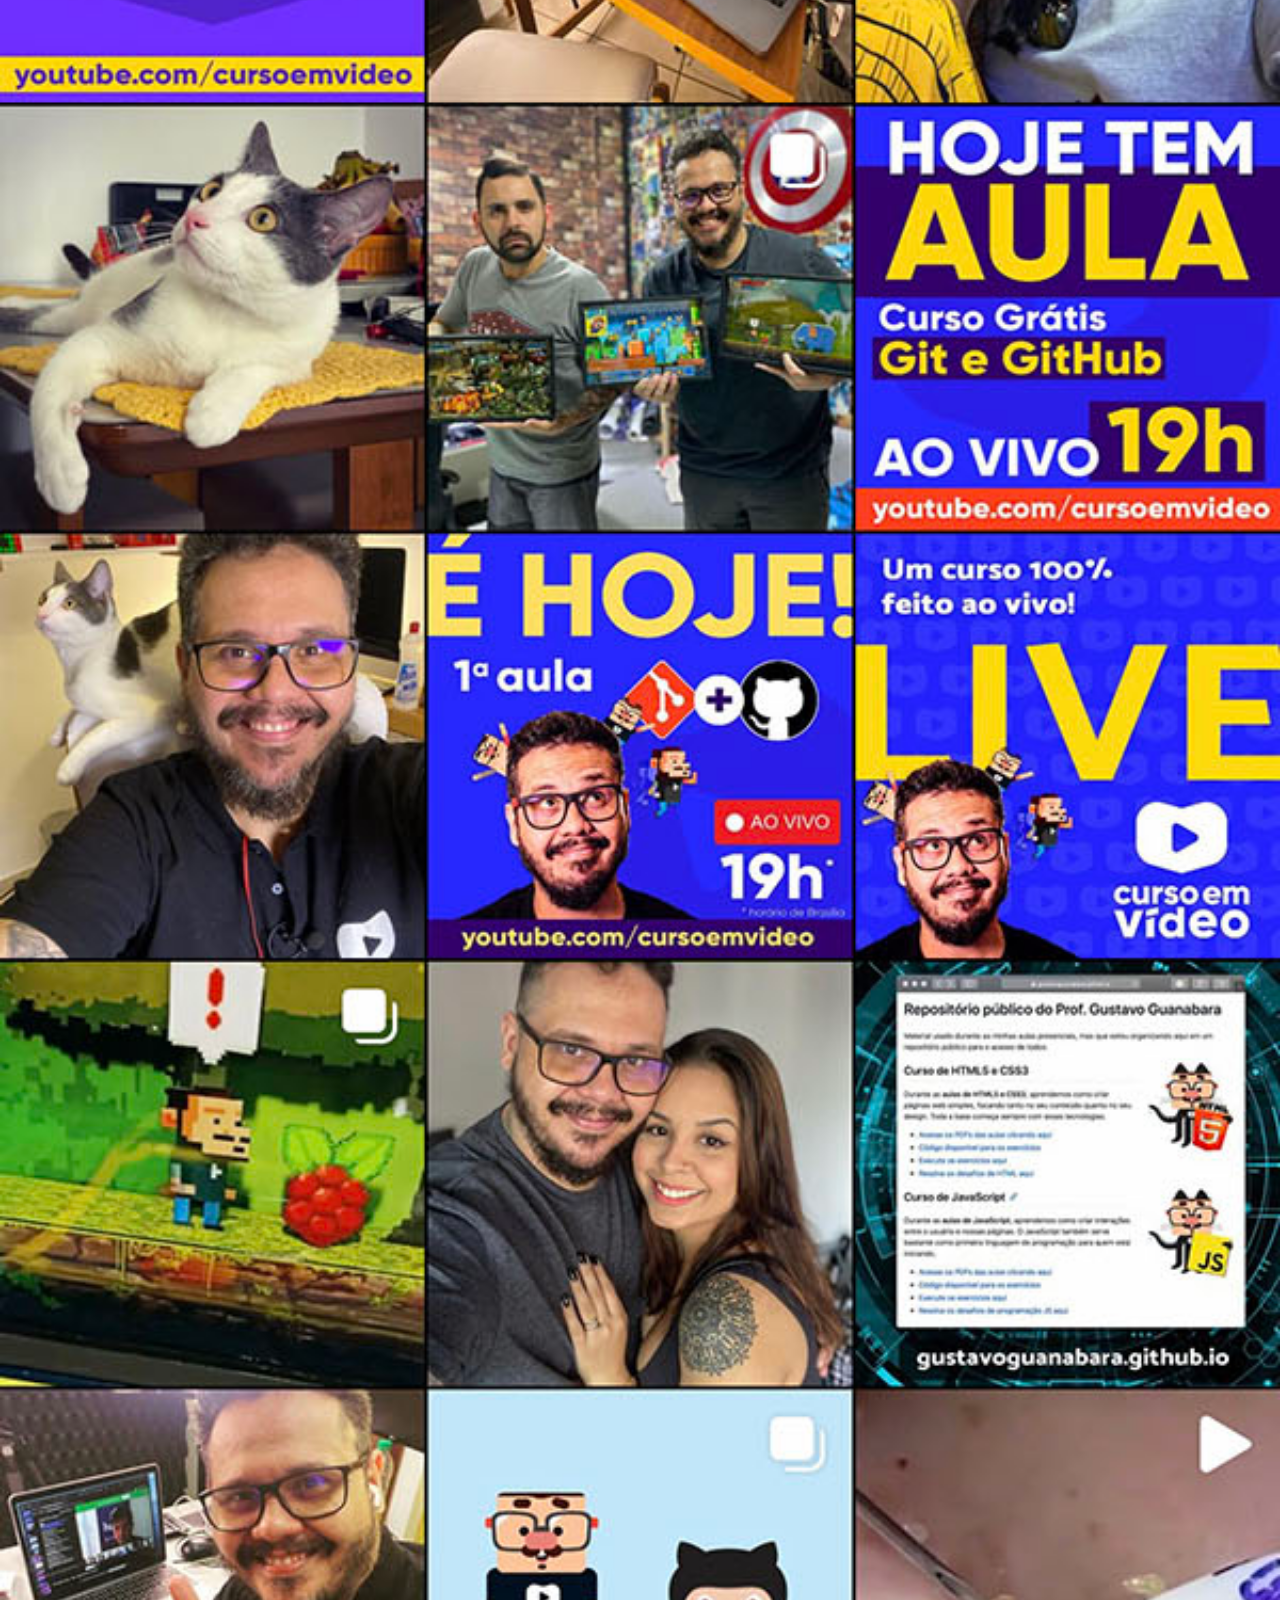
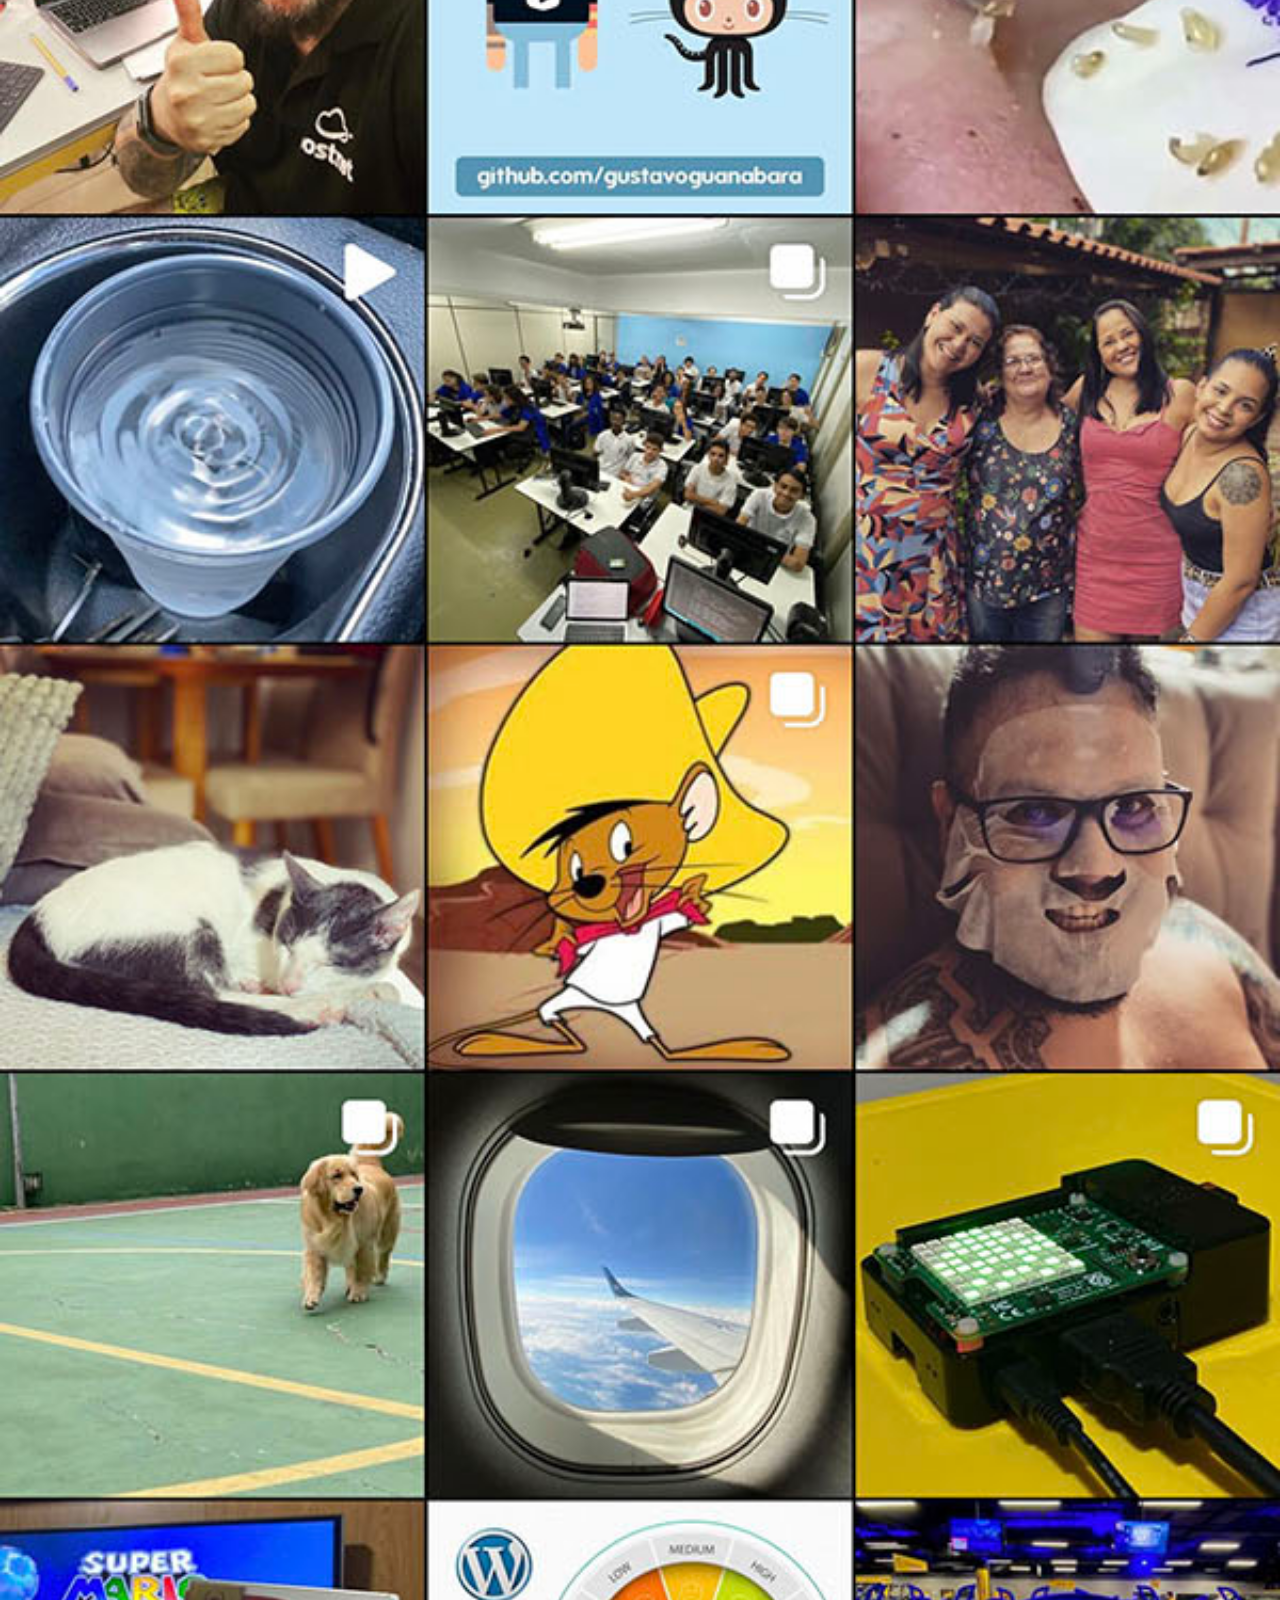
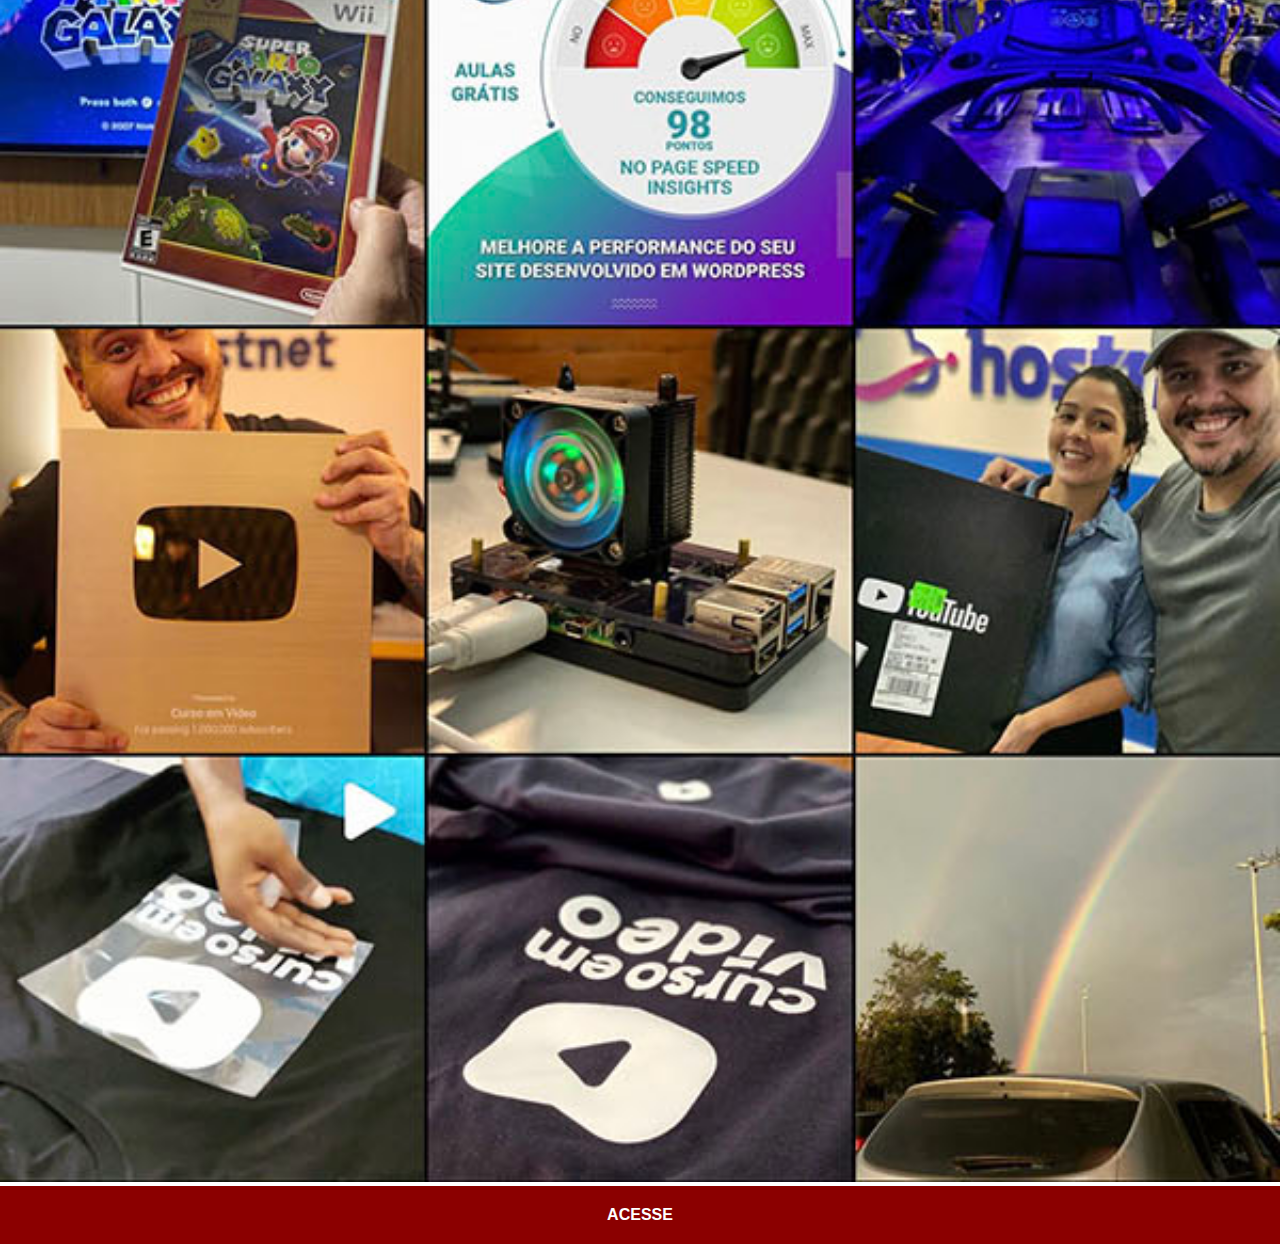
<file: insta.html>
<!DOCTYPE html>
<html lang="pt-br">
<head>
    <meta charset="UTF-8">
    <meta name="viewport" content="width=device-width, initial-scale=1.0">
    <title>YouTube</title>
    <link rel="stylesheet" href="estilo/social.css">
</head>
<body>
    <img src="imagens/tela-instagram.jpg" alt="insta">
    <a href="http://www.instagram.com" target="_blank" >ACESSE</a>
</body>
</html>
</file>
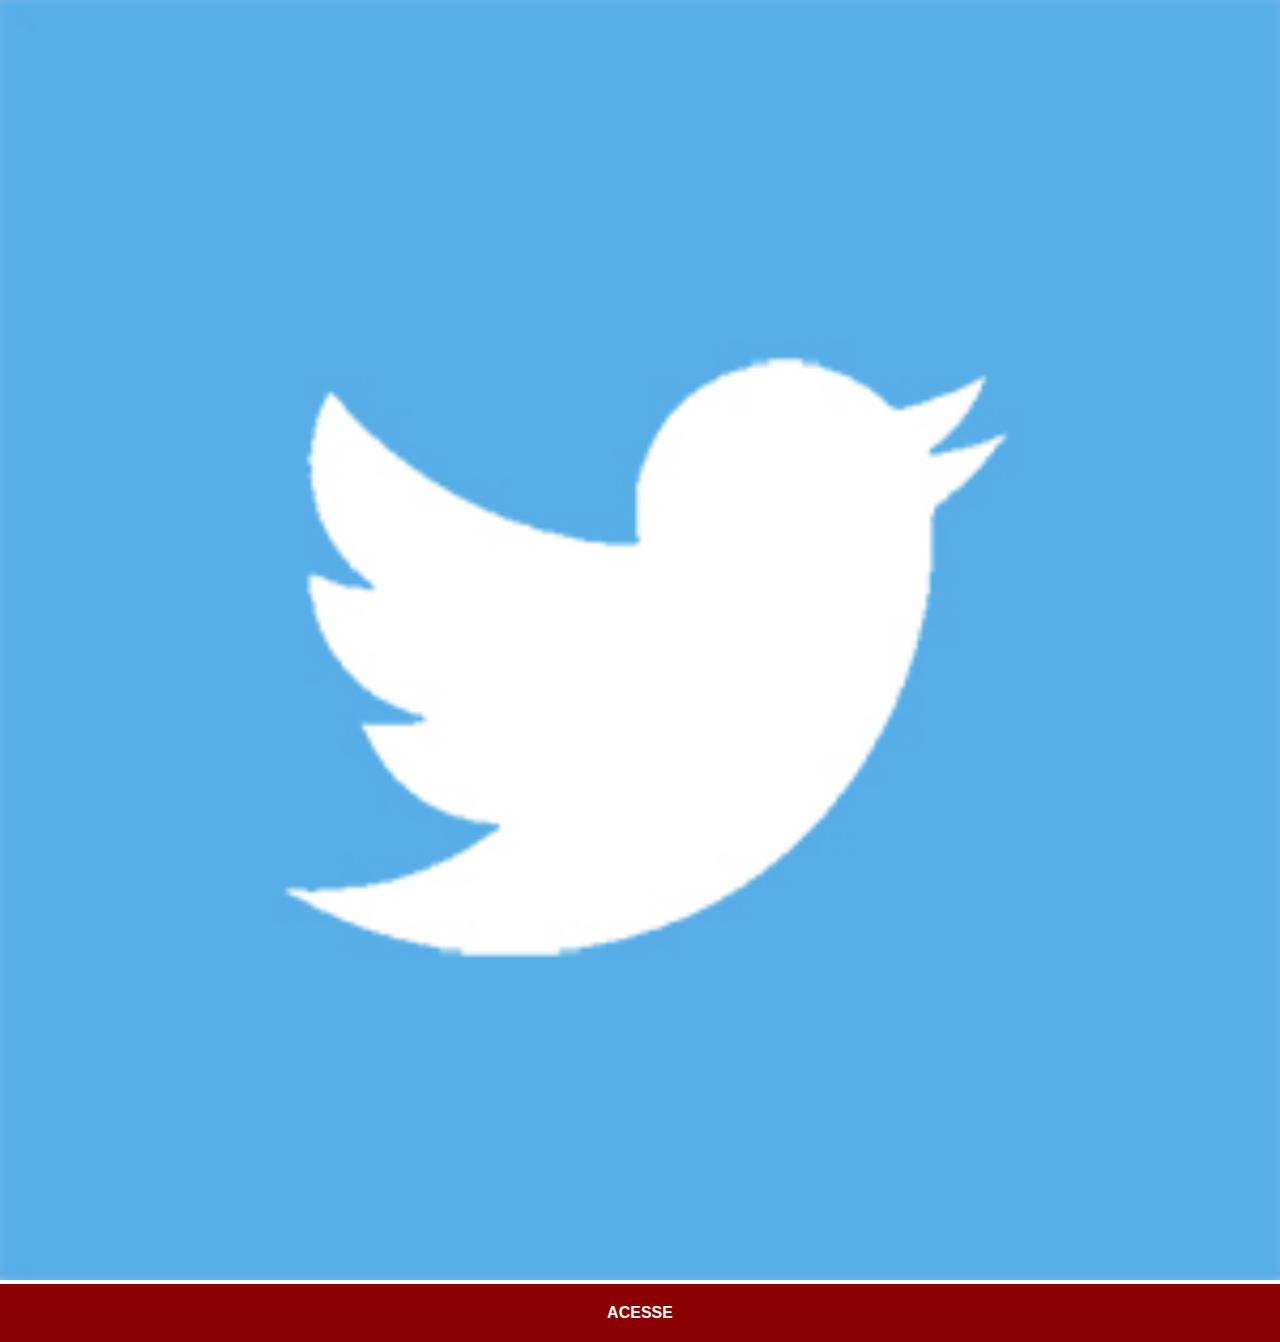
<file: twitw.html>
<!DOCTYPE html>
<html lang="pt-br">
<head>
    <meta charset="UTF-8">
    <meta name="viewport" content="width=device-width, initial-scale=1.0">
    <title>YouTube</title>
    <link rel="stylesheet" href="estilo/social.css">
</head>
<body>
    <img src="imagens/logo-twitter.jpg" alt="twitter">
    <a href="http://www.twitter.com" target="_blank" >ACESSE</a>
</body>
</html>
</file>
<file: estilo/social.css>
@charset "UTF-8";

*{
    margin: 0px;
    padding: 0px;
    font-family: Arial, Helvetica, sans-serif;
}
::-webkit-scrollbar{
    width: 0px;
    height: 0px;
}
img{
    width: 100vw;

}
a{
    display: block;
    background-color: darkred;
    color: white;
    padding: 20px;
    text-align: center;
    font-weight: bolder;
    text-decoration: none;
}
a:hover{
    background-color: red;
}
</file>
